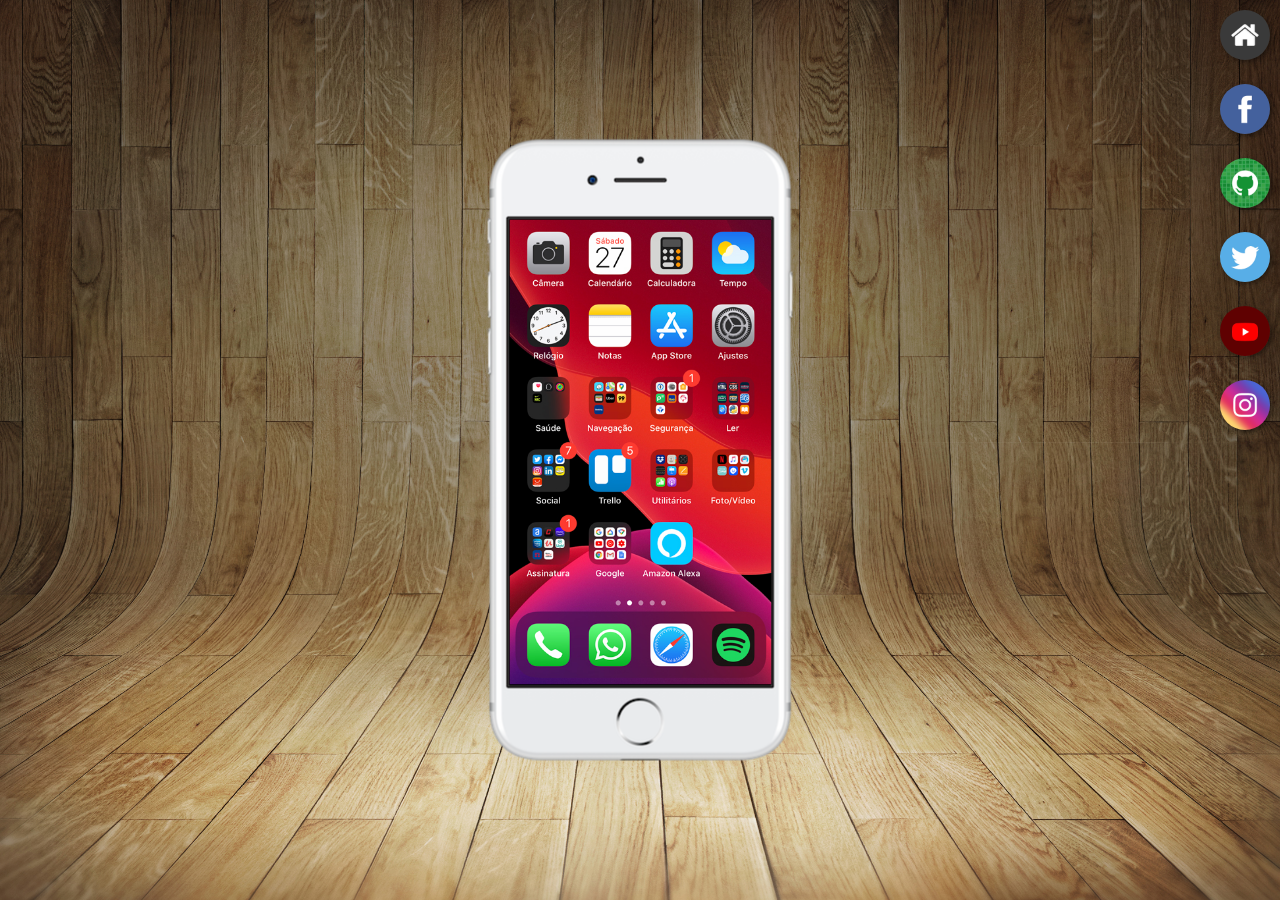
<file: index.html>
<!DOCTYPE html>
<html lang="pt-br">
<head>
    <meta charset="UTF-8">
    <meta http-equiv="X-UA-Compatible" content="IE=edge">
    <meta name="viewport" content="width=device-width, initial-scale=1.0">
    <link rel="shortcut icon" href="favicon.ico" type="image/x-icon">
    <link rel="stylesheet" href="estilos/style.css">
    <title>Projetos Redes Sociais</title>
</head>
<body>
    <main>
        <section id="smartphone">
            <iframe src="home.html" name="tela" id="tela" frameborder="0">
                Seu navegador não é compatível com isso.
            </iframe>
        </section>
        <section id="socialmedia">
            <a href="home.html" target="tela"><img src="imagens/logo-home.jpg" alt="home"></a><br>
            <a href="facebook.html" target="tela"><img src="imagens/logo-facebook.jpg" alt="facebook"></a><br>
            <a href="github.html" target="tela"><img src="imagens/logo-github.jpg" alt="github"></a><br>
            <a href="twitter.html" target="tela"><img src="imagens/logo-twitter.jpg" alt="twitter"></a><br>
            <a href="youtube.html" target="tela"><img src="imagens/logo-youtube.jpg" alt="youtube"></a><br>
            <a href="instagram.html" target="tela"><img src="imagens/logo-instagram.jpg" alt="instagram"></a><br>
        </section>
    </main>
</body>
</html>
</file>
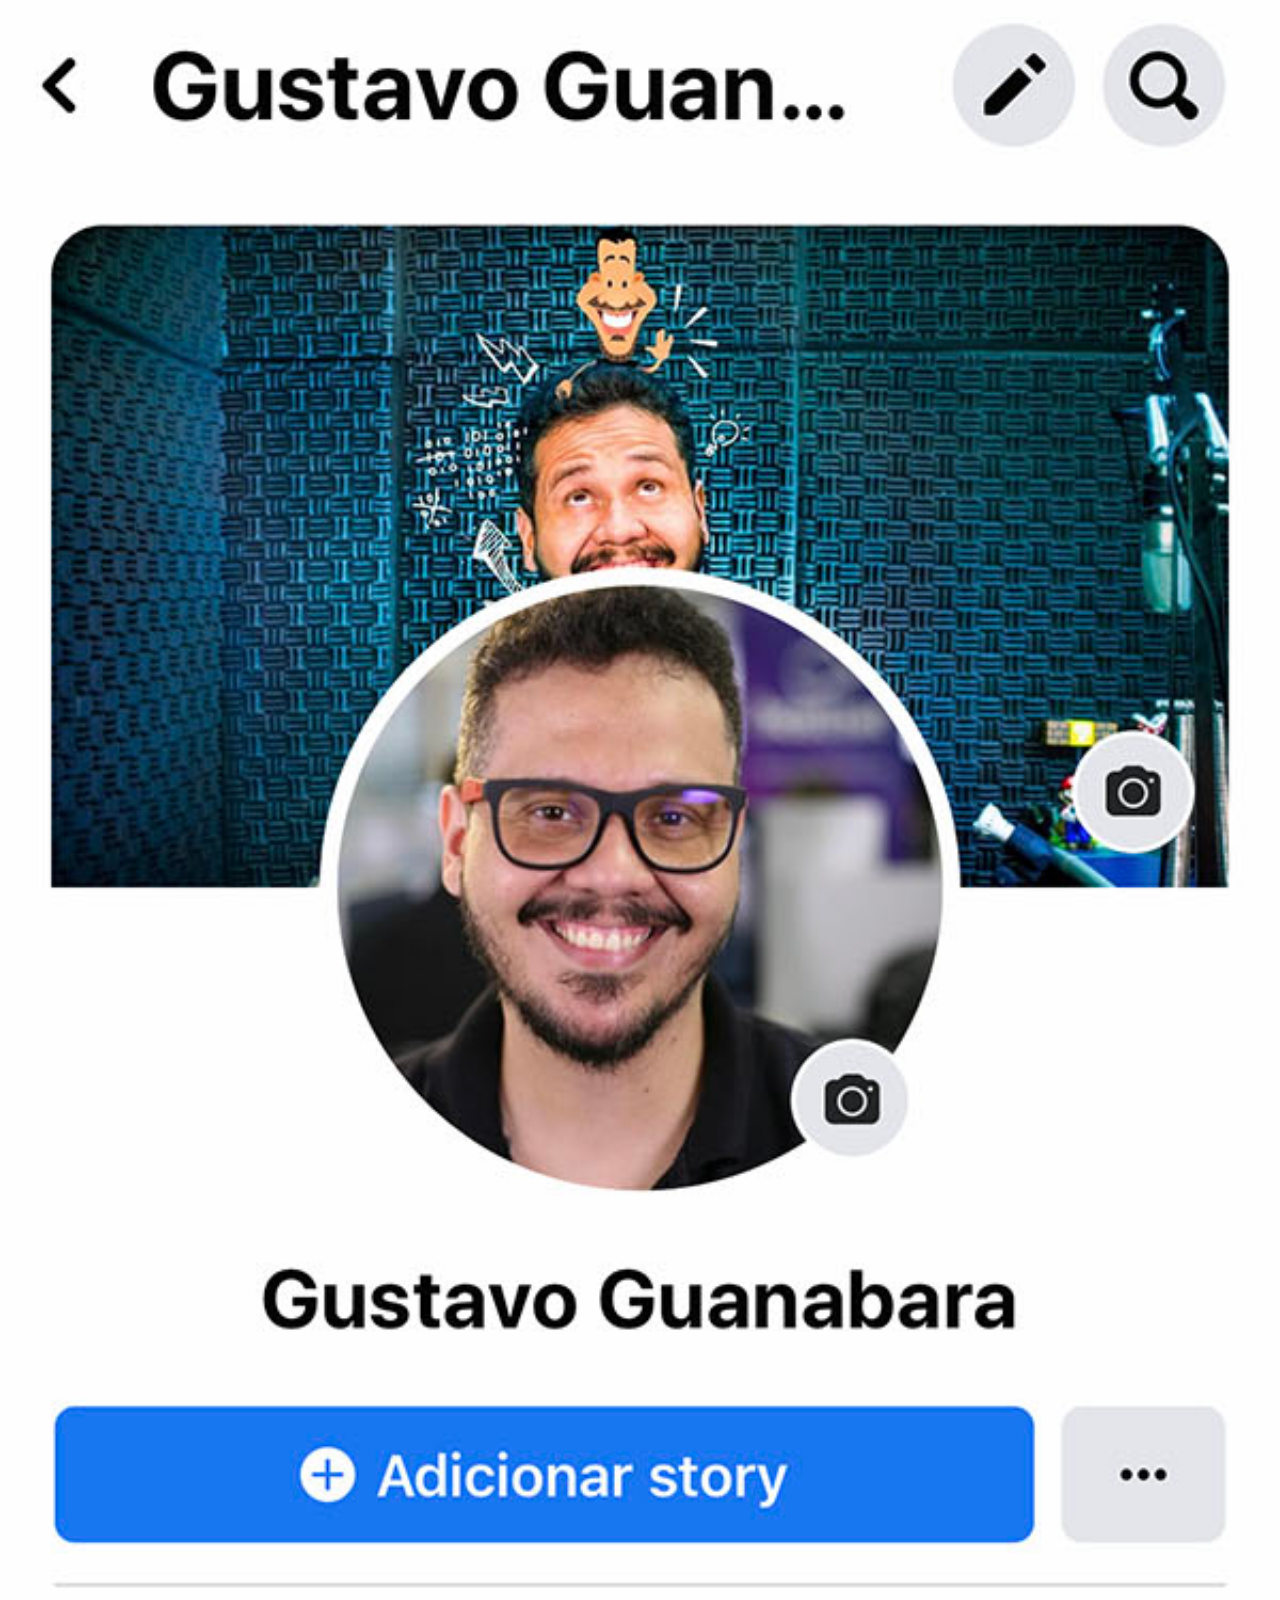
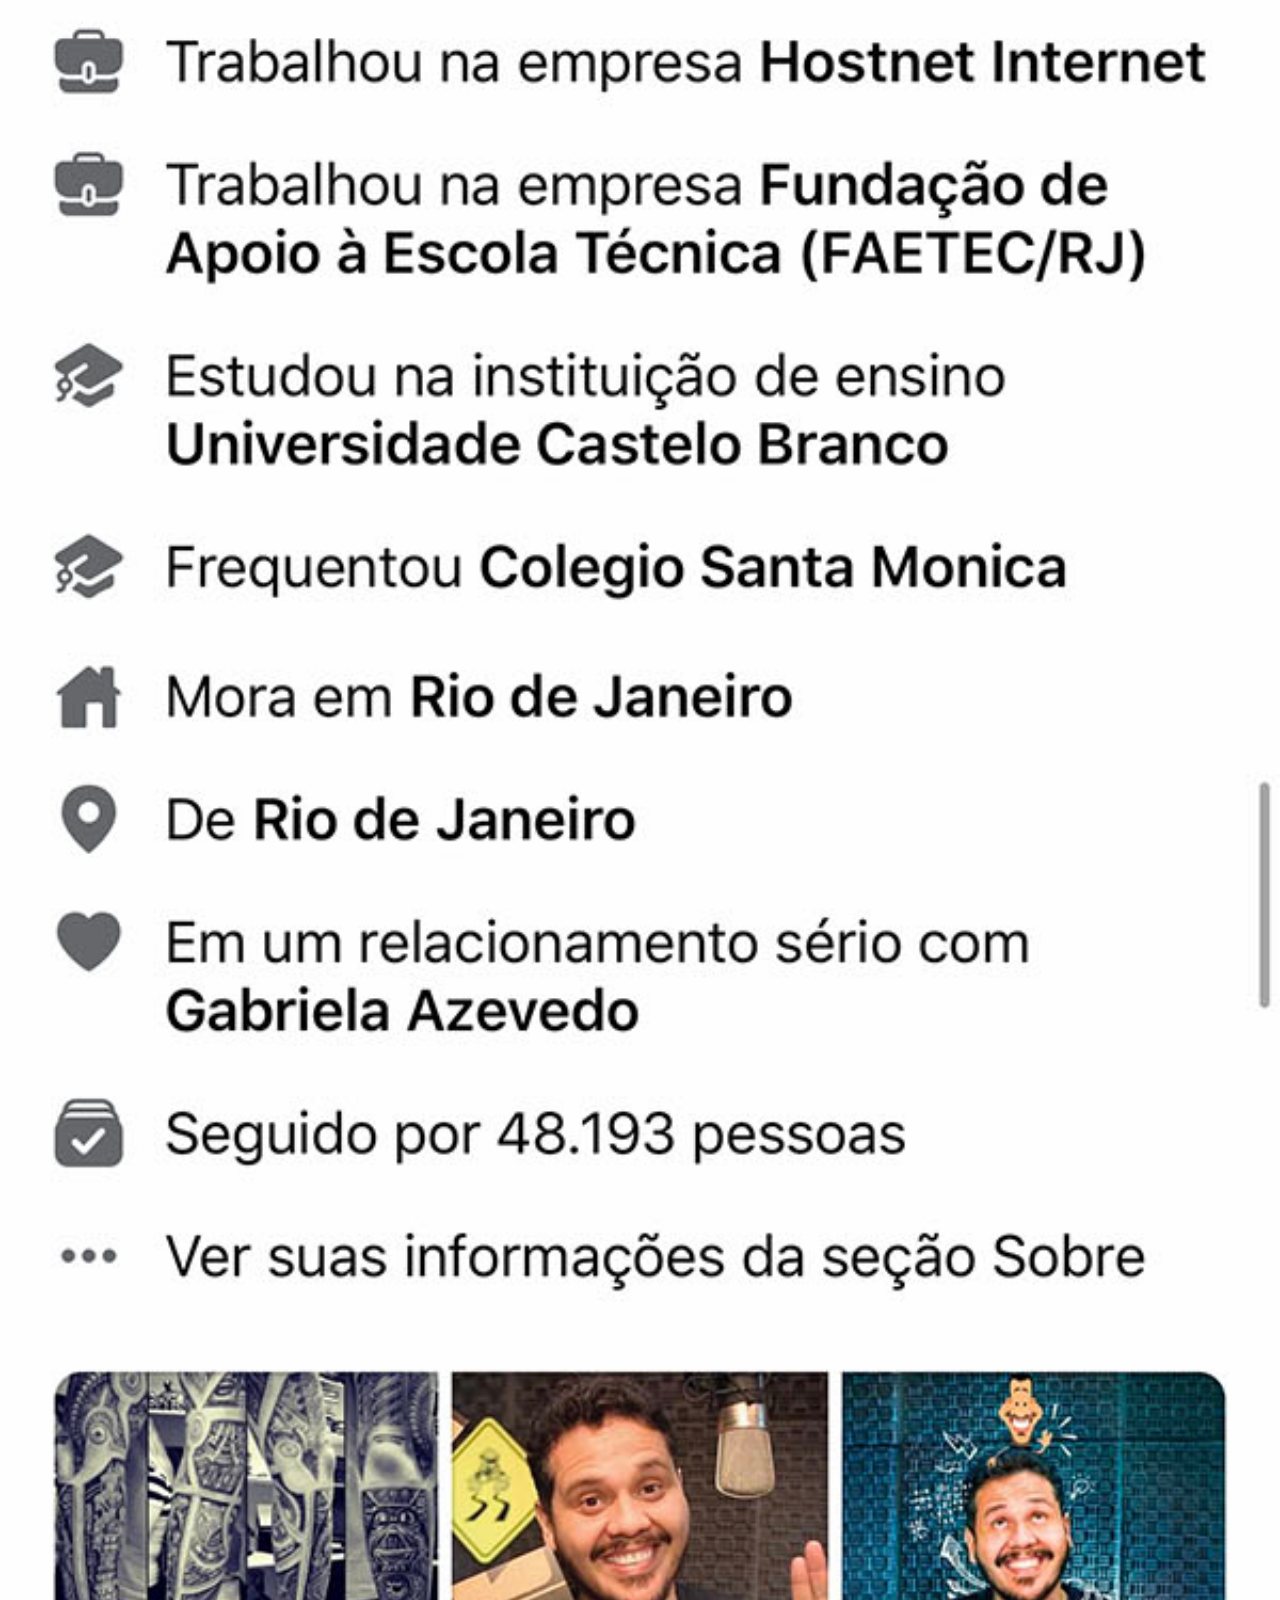
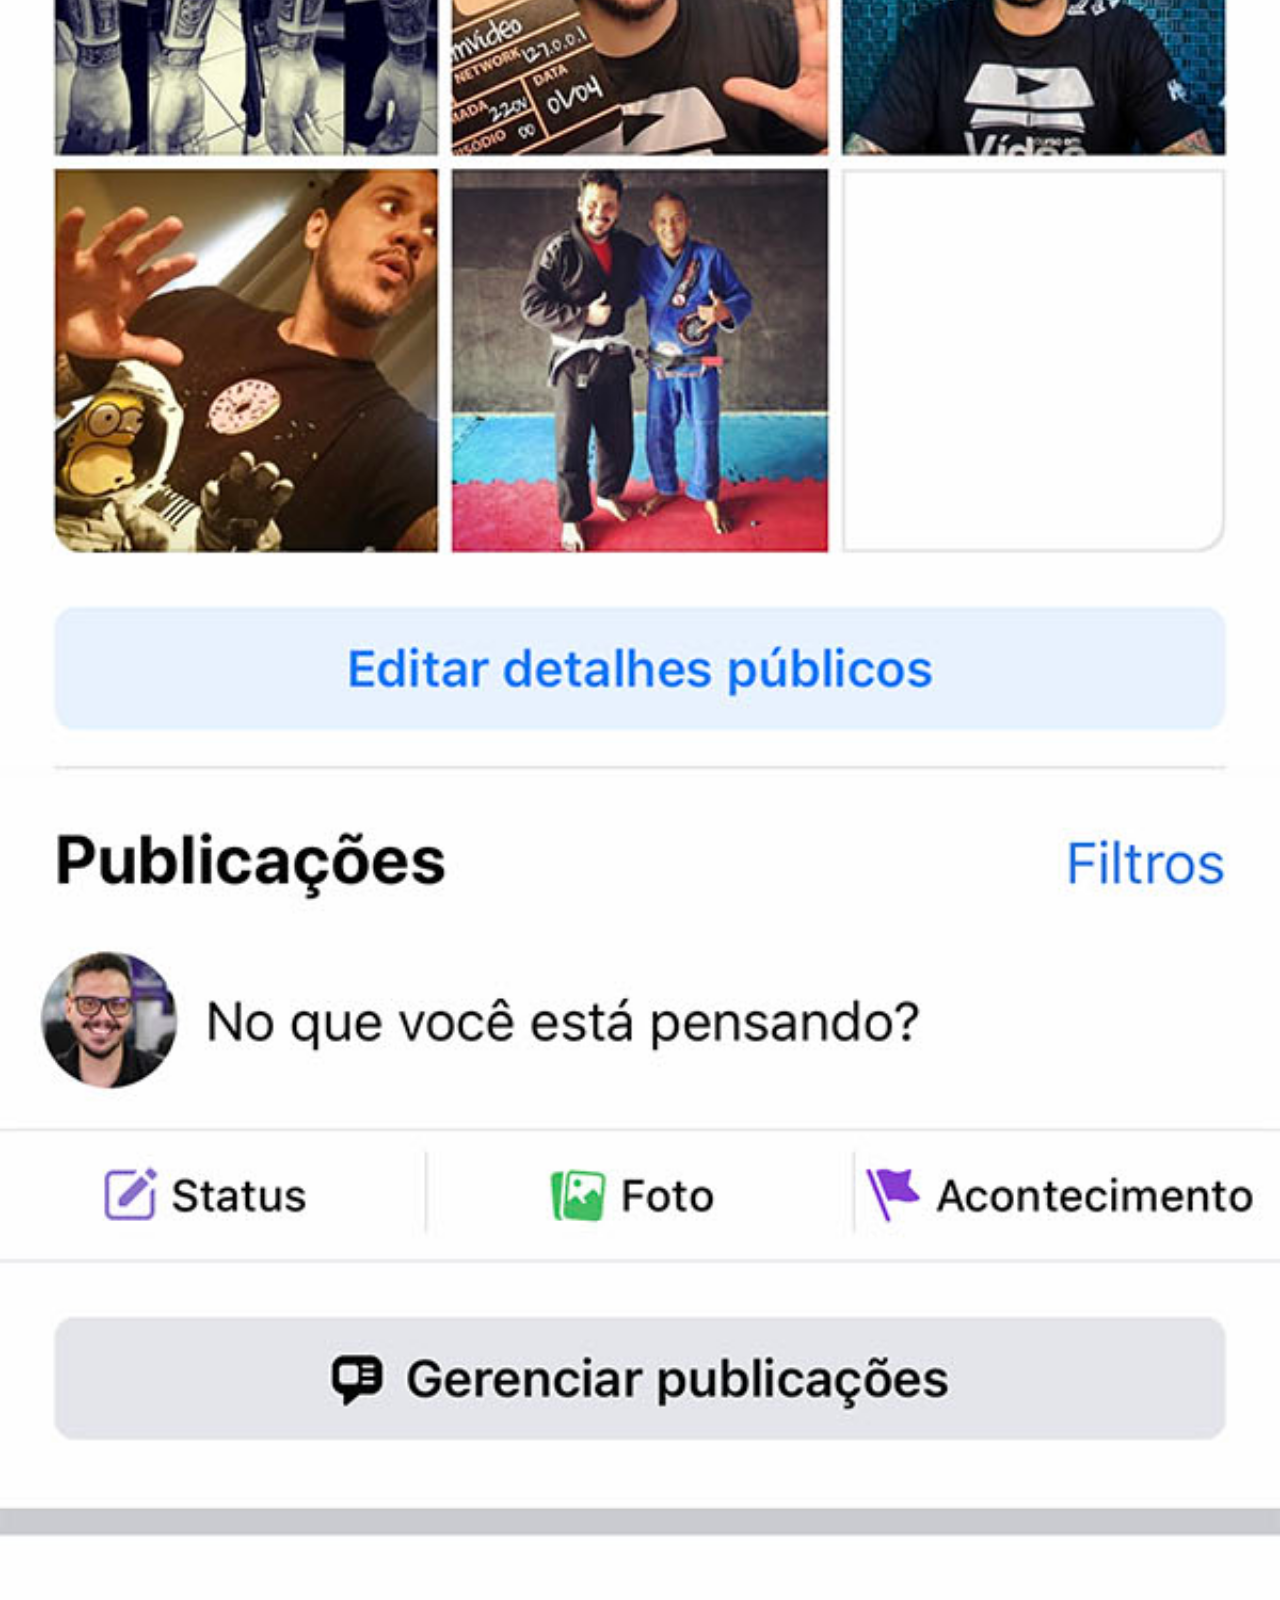
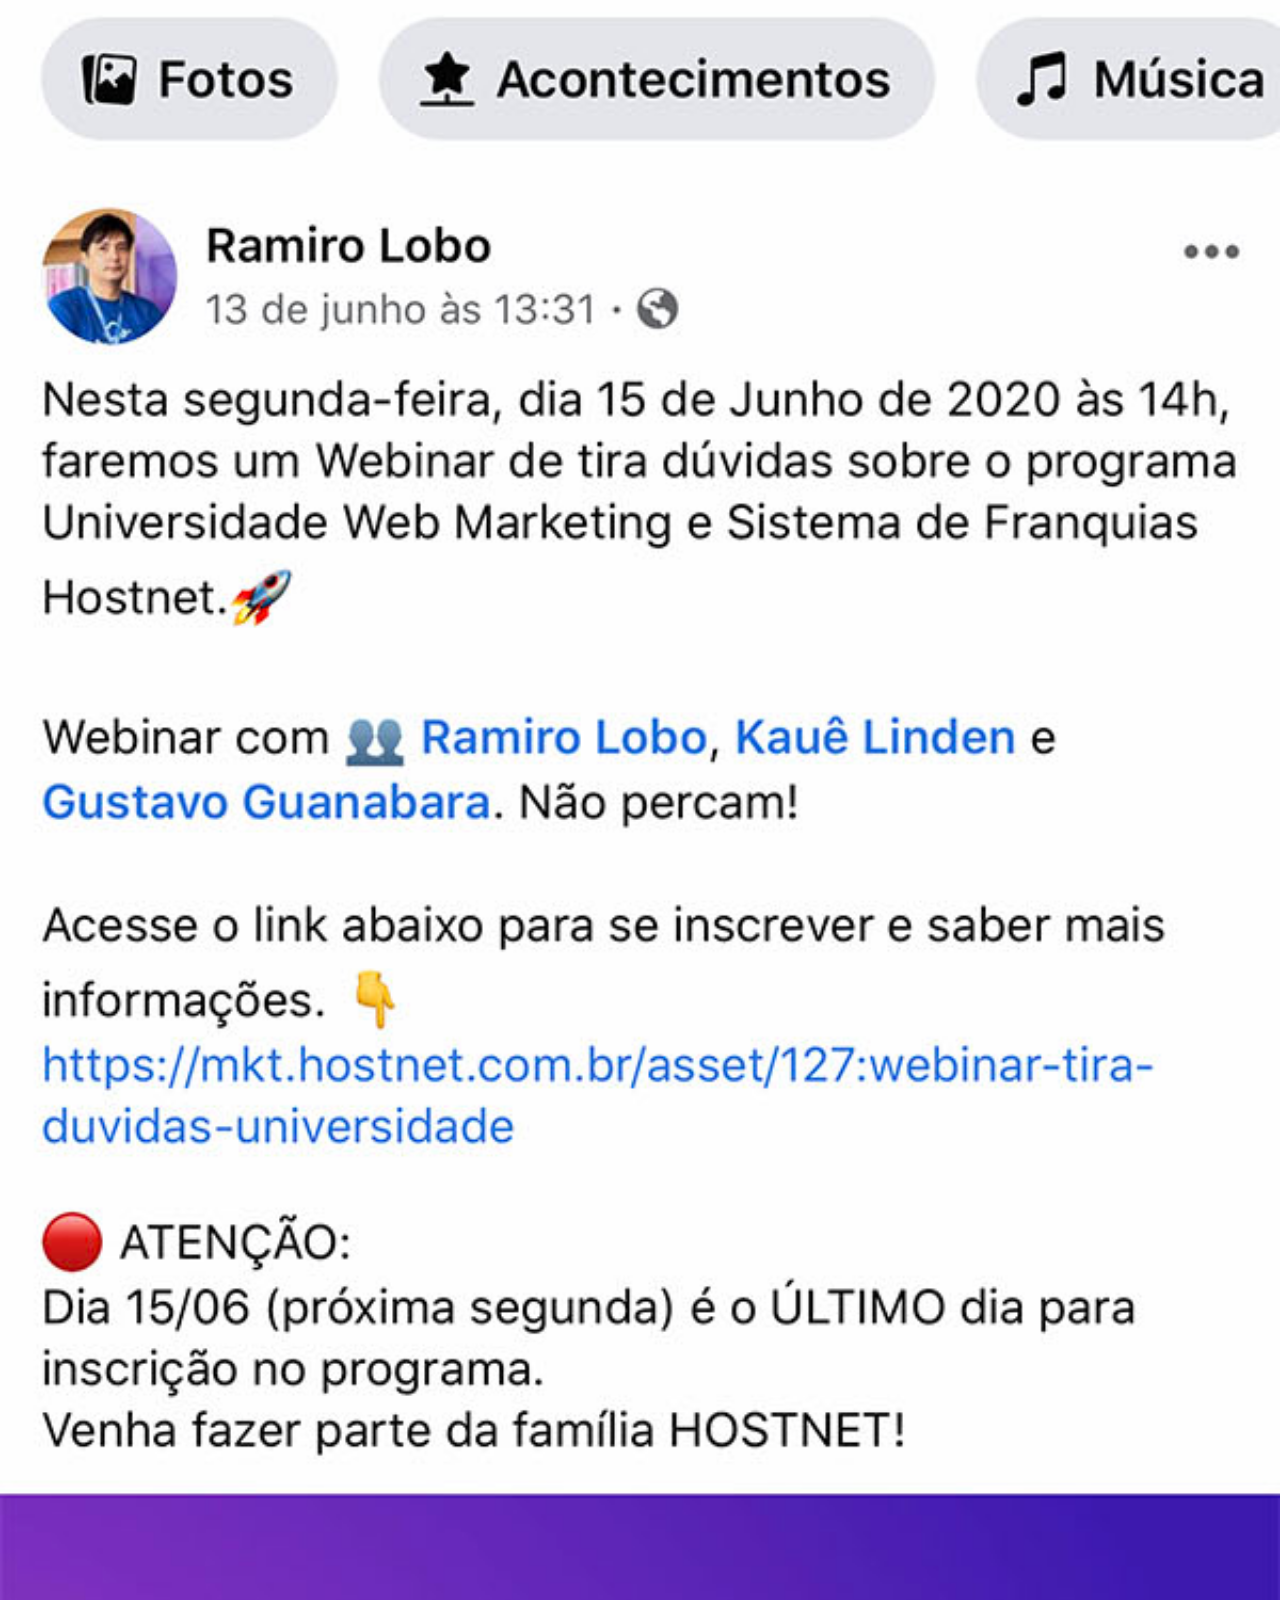
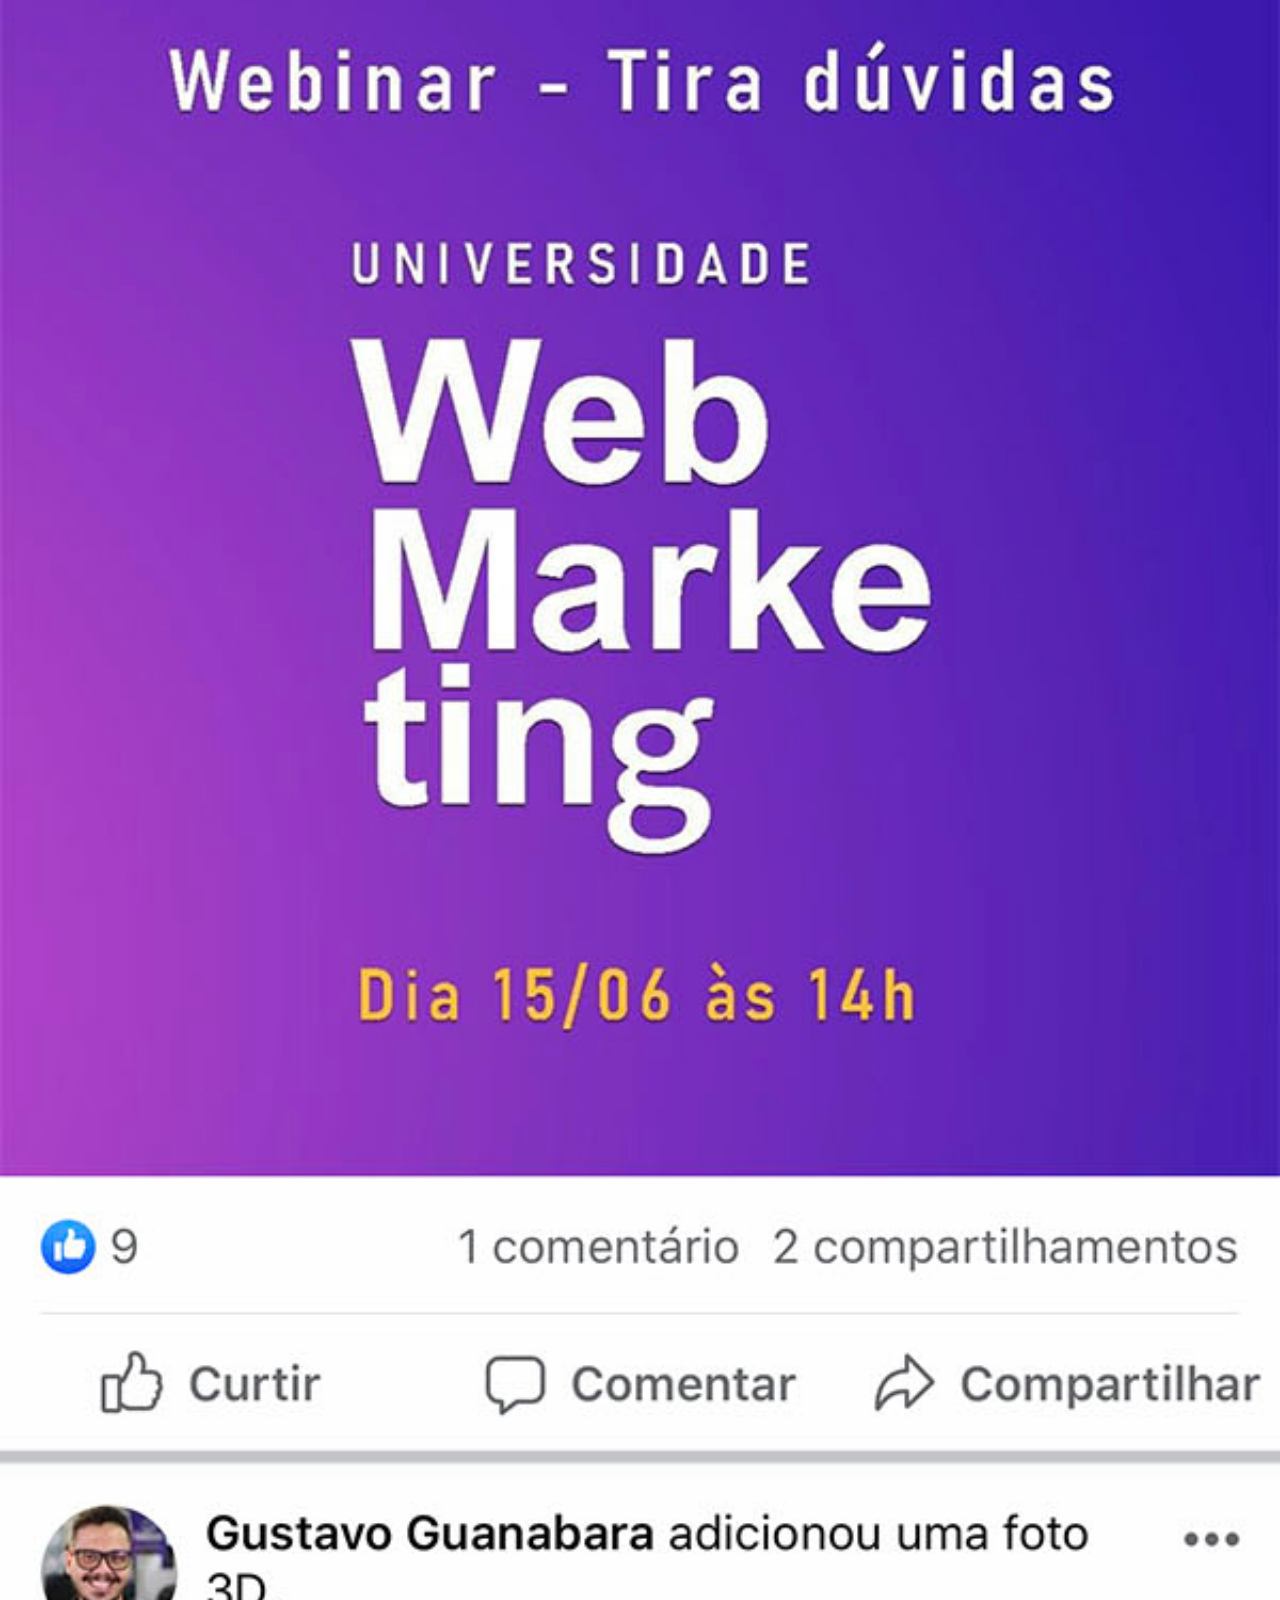
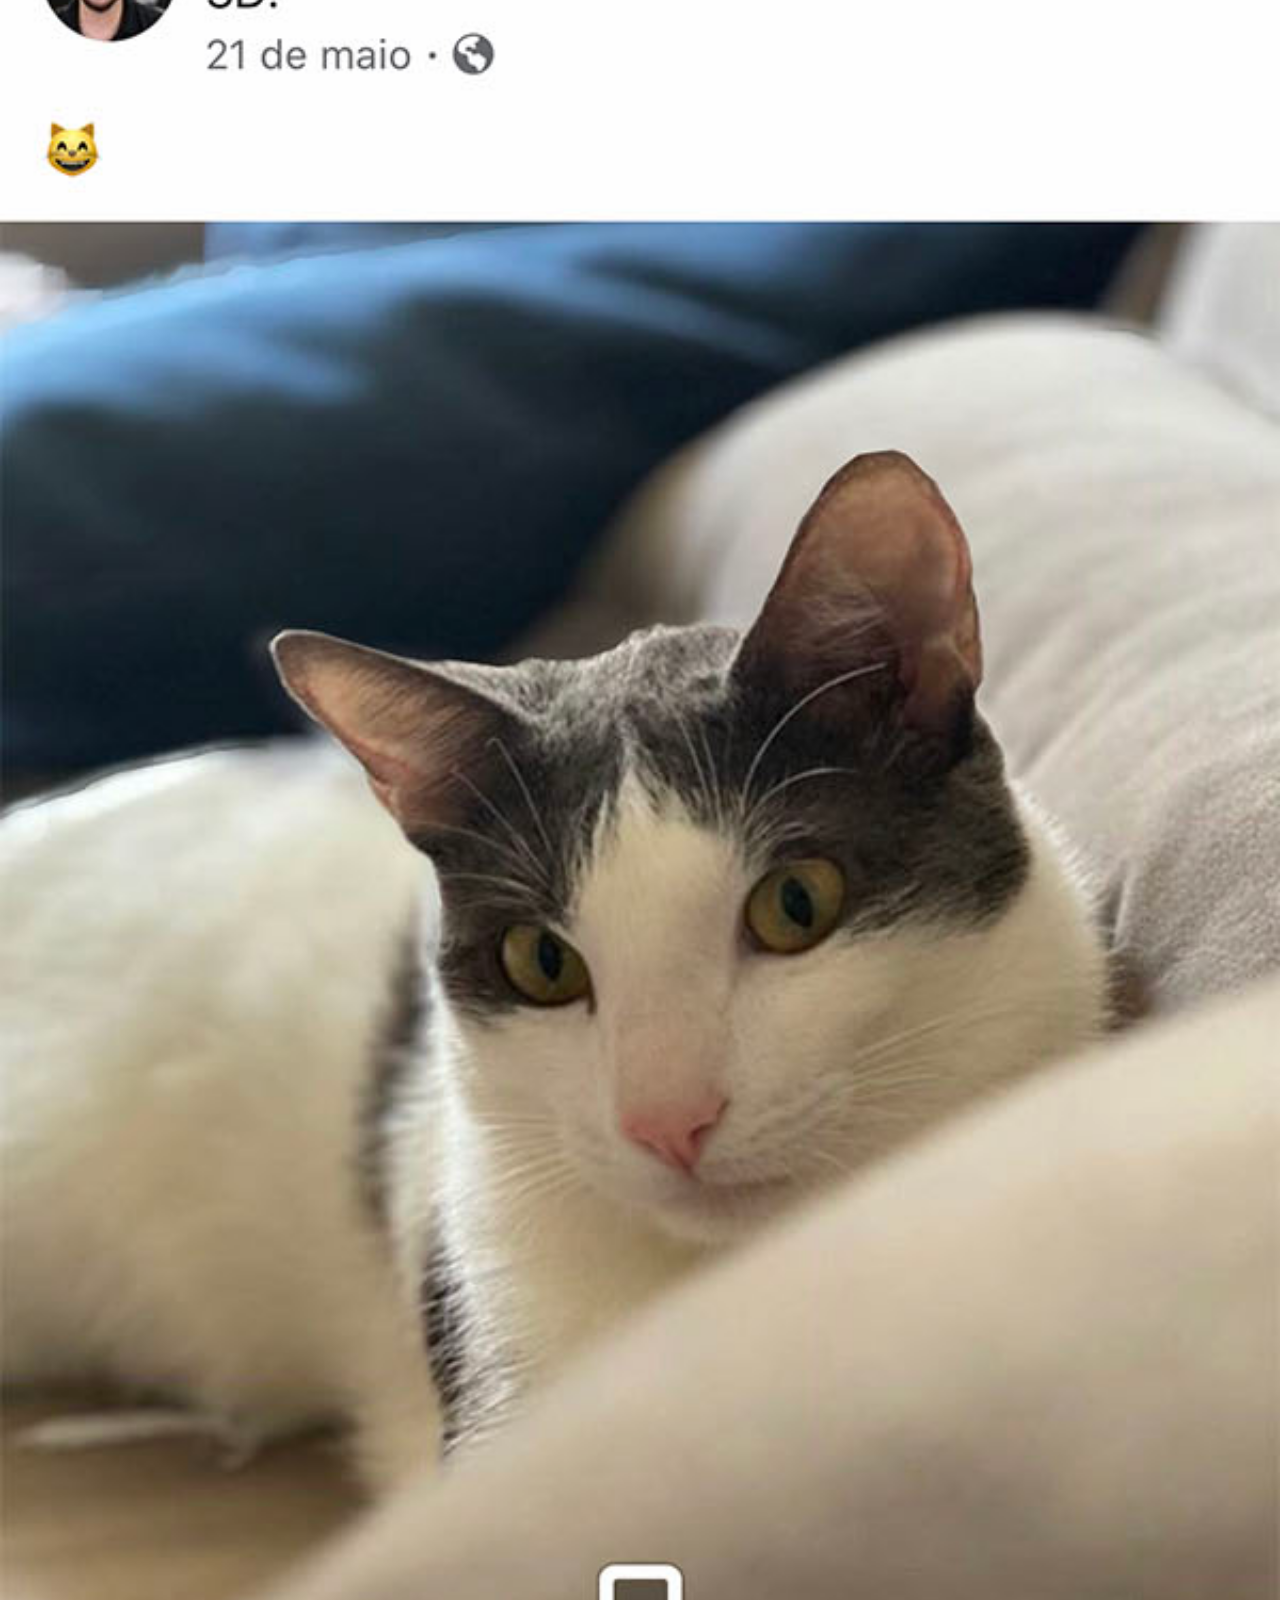
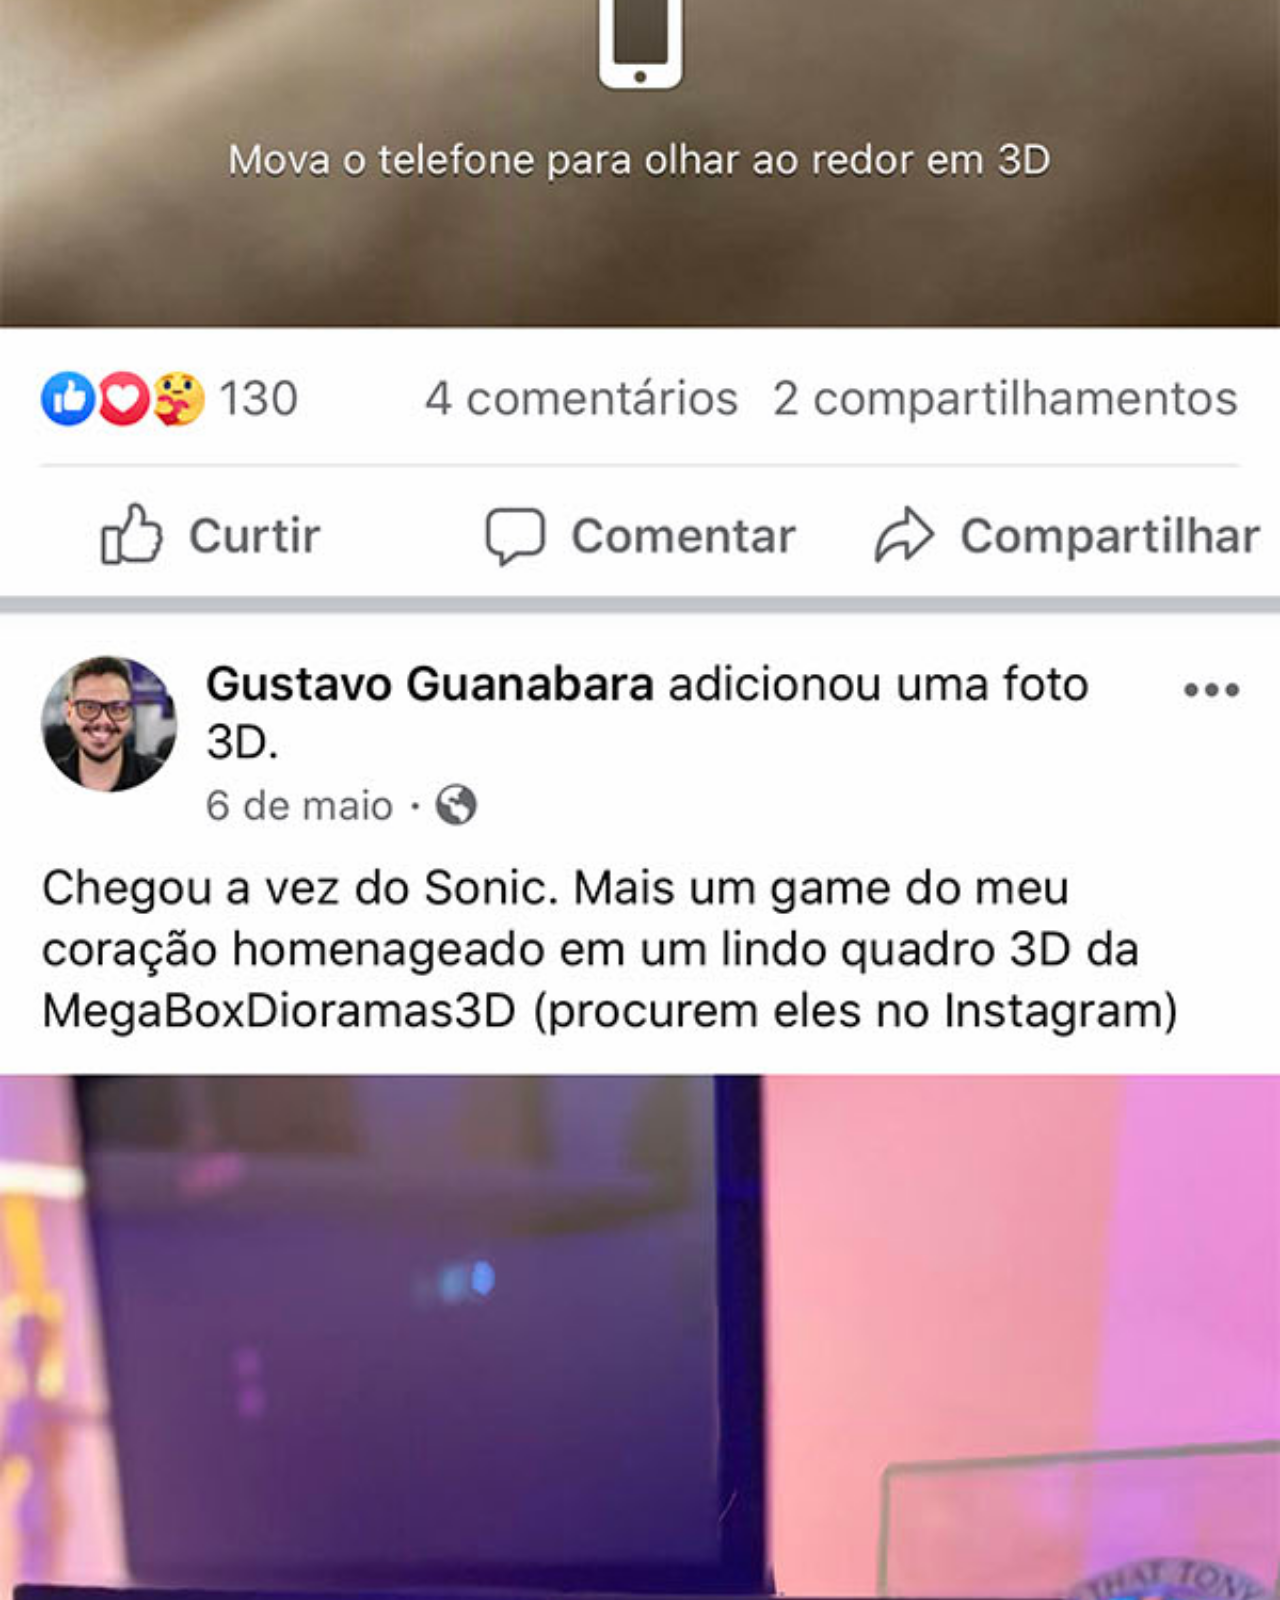
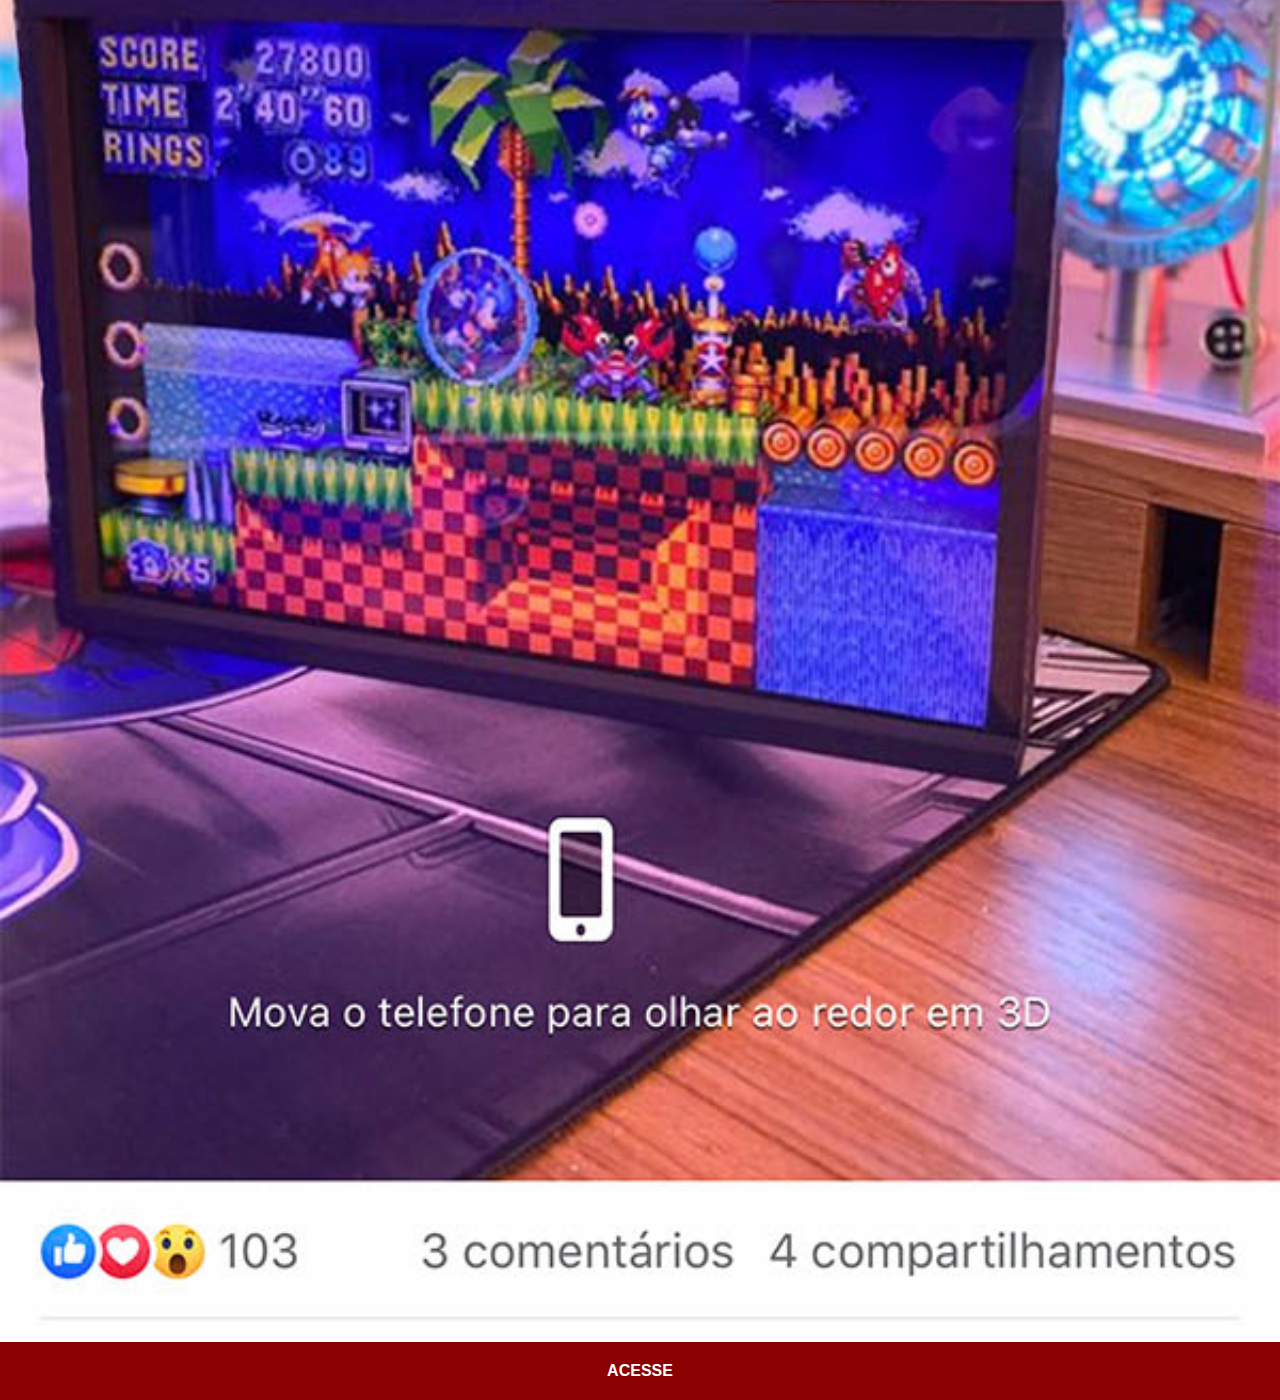
<file: facebook.html>
<!DOCTYPE html>
<html lang="pt-br">
<head>
    <meta charset="UTF-8">
    <meta http-equiv="X-UA-Compatible" content="IE=edge">
    <meta name="viewport" content="width=device-width, initial-scale=1.0">
    <title>Facebook</title>
    <link rel="stylesheet" href="estilos/social.css">
</head>
<body>
    <img src="imagens/tela-facebook.jpg" alt="Facebook">
    <a href="https://www.facebook.com/" target="_blank">ACESSE</a>
</body>
</html>
</file>
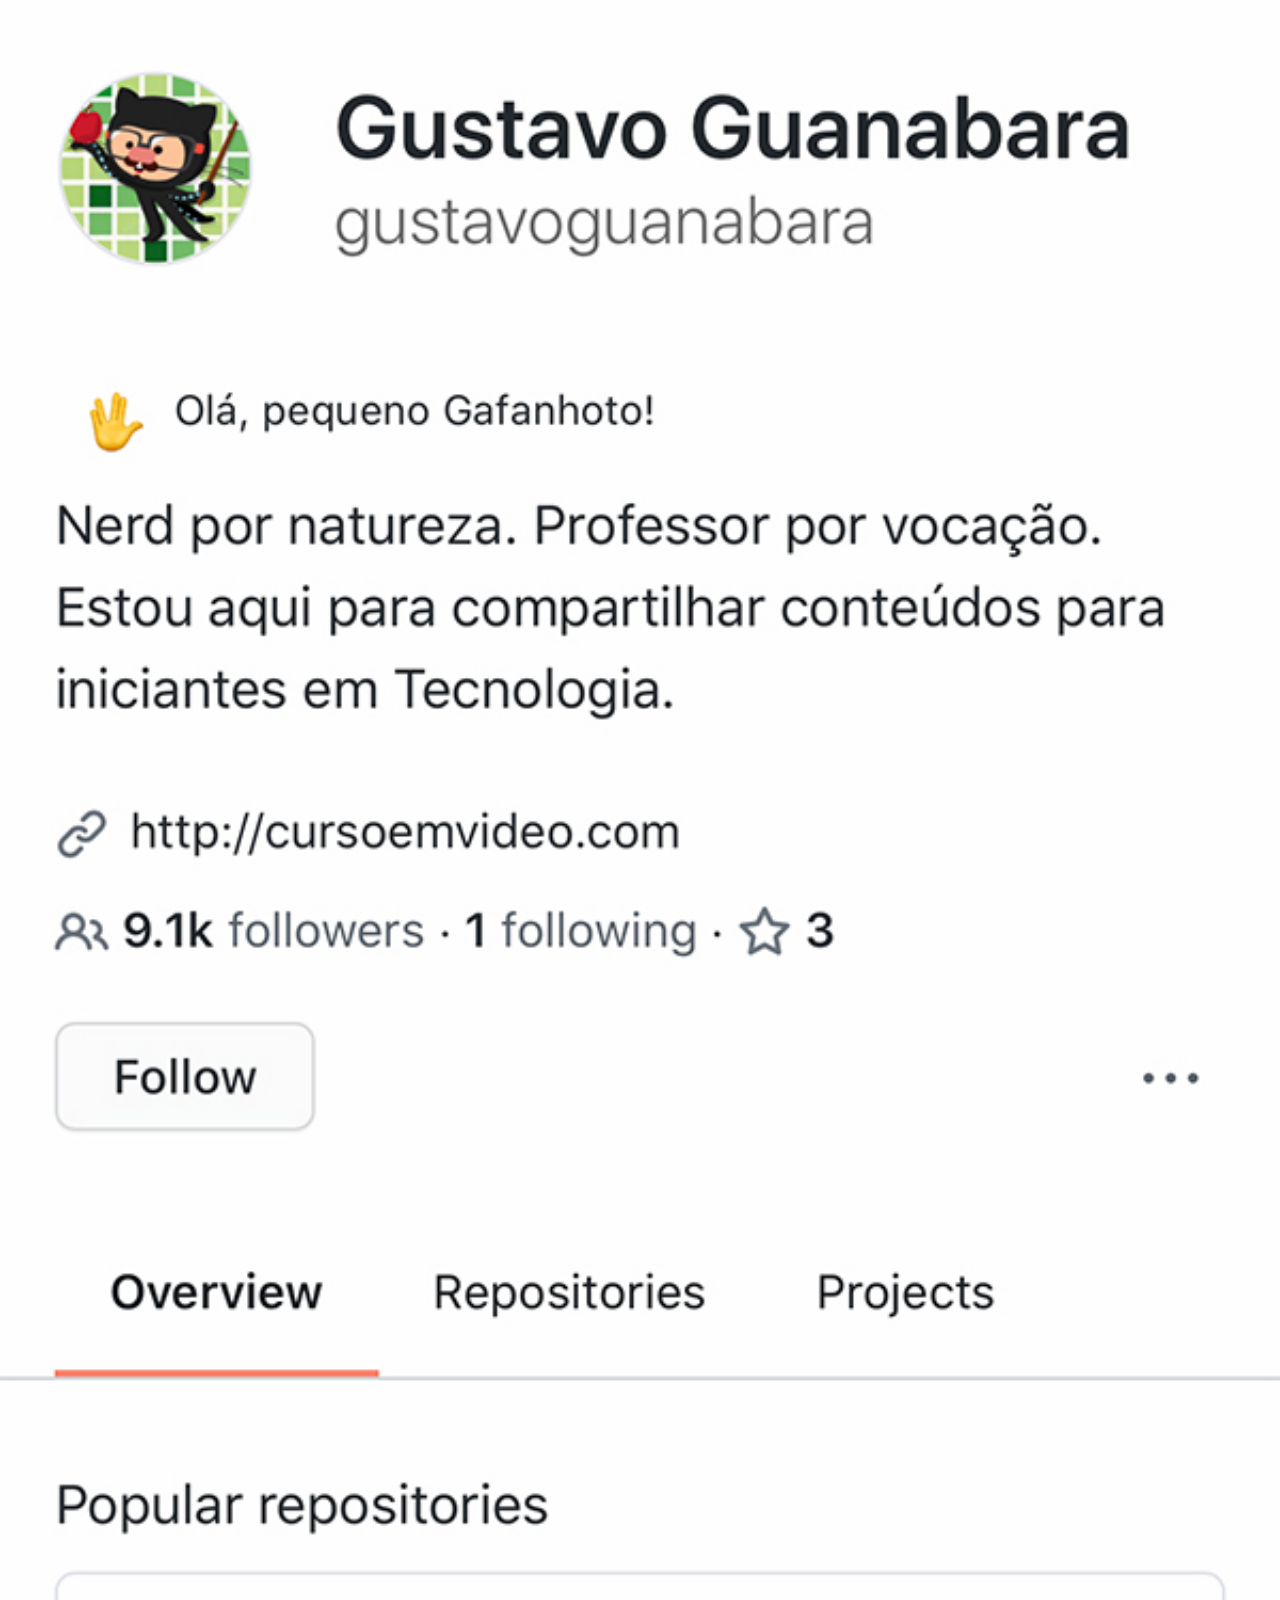
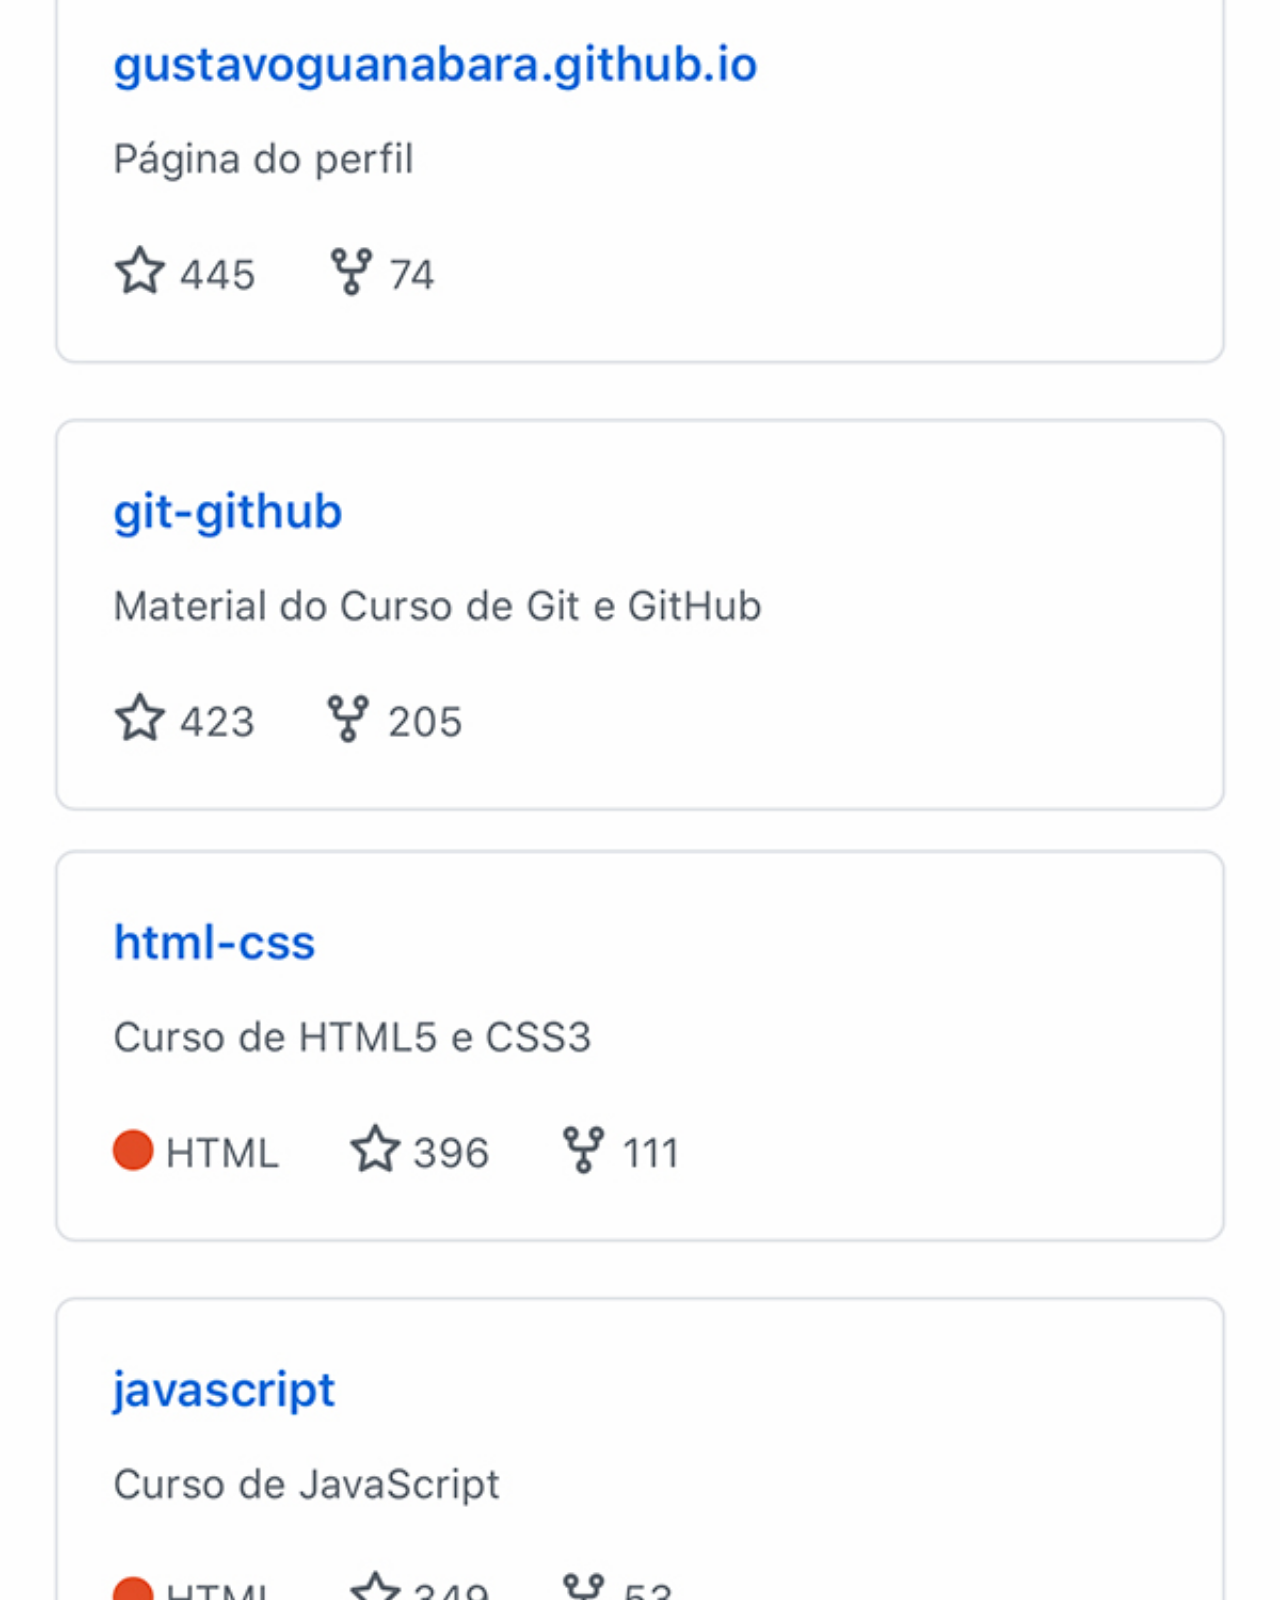
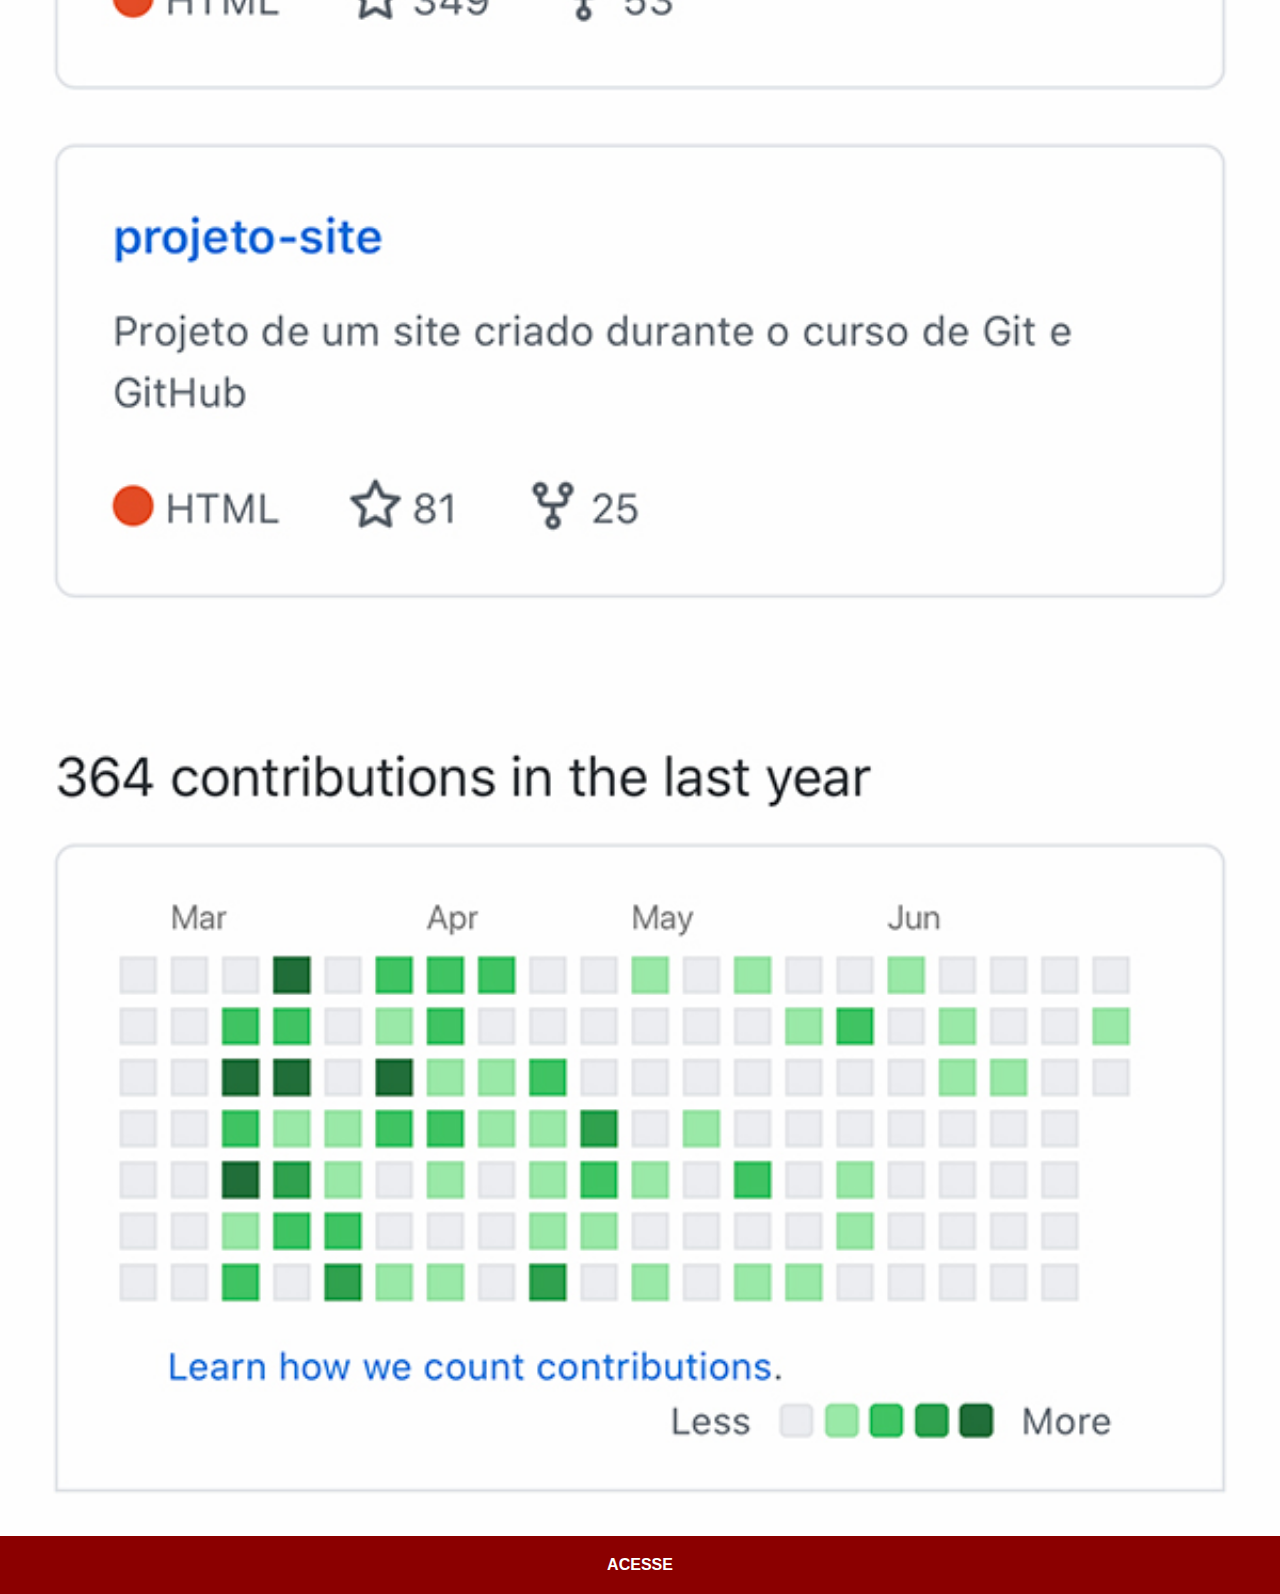
<file: github.html>
<!DOCTYPE html>
<html lang="pt-br">
<head>
    <meta charset="UTF-8">
    <meta http-equiv="X-UA-Compatible" content="IE=edge">
    <meta name="viewport" content="width=device-width, initial-scale=1.0">
    <title>GitHub</title>
    <link rel="stylesheet" href="estilos/social.css">
</head>
<body>
    <img src="imagens/tela-github.jpg" alt="GitHub">
    <a href="https://github.com/" target="_blank">ACESSE</a>
</body>
</html>
</file>
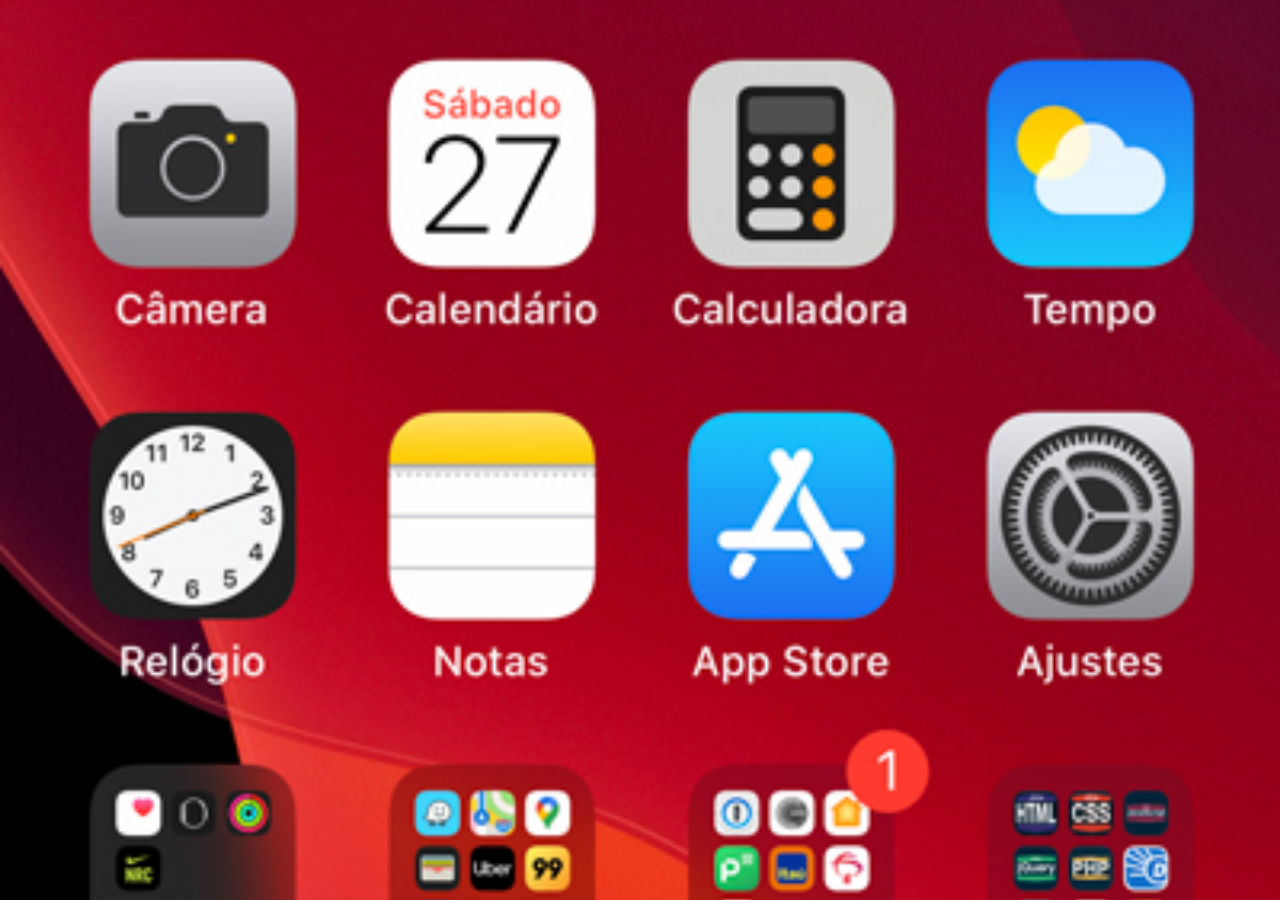
<file: home.html>
<!DOCTYPE html>
<html lang="pt-br">
<head>
    <meta charset="UTF-8">
    <meta http-equiv="X-UA-Compatible" content="IE=edge">
    <meta name="viewport" content="width=device-width, initial-scale=1.0">
    <title>Home</title>
    <style>
        * {
            margin: 0px;
            padding: 0px;
        }

        body {
            width: 100vw;
            height: 100vh;
            background: black url(imagens/tela-home.jpg) no-repeat top center;
            background-size: cover;
        }
    </style>
</head>
<body>
    
</body>
</html>
</file>
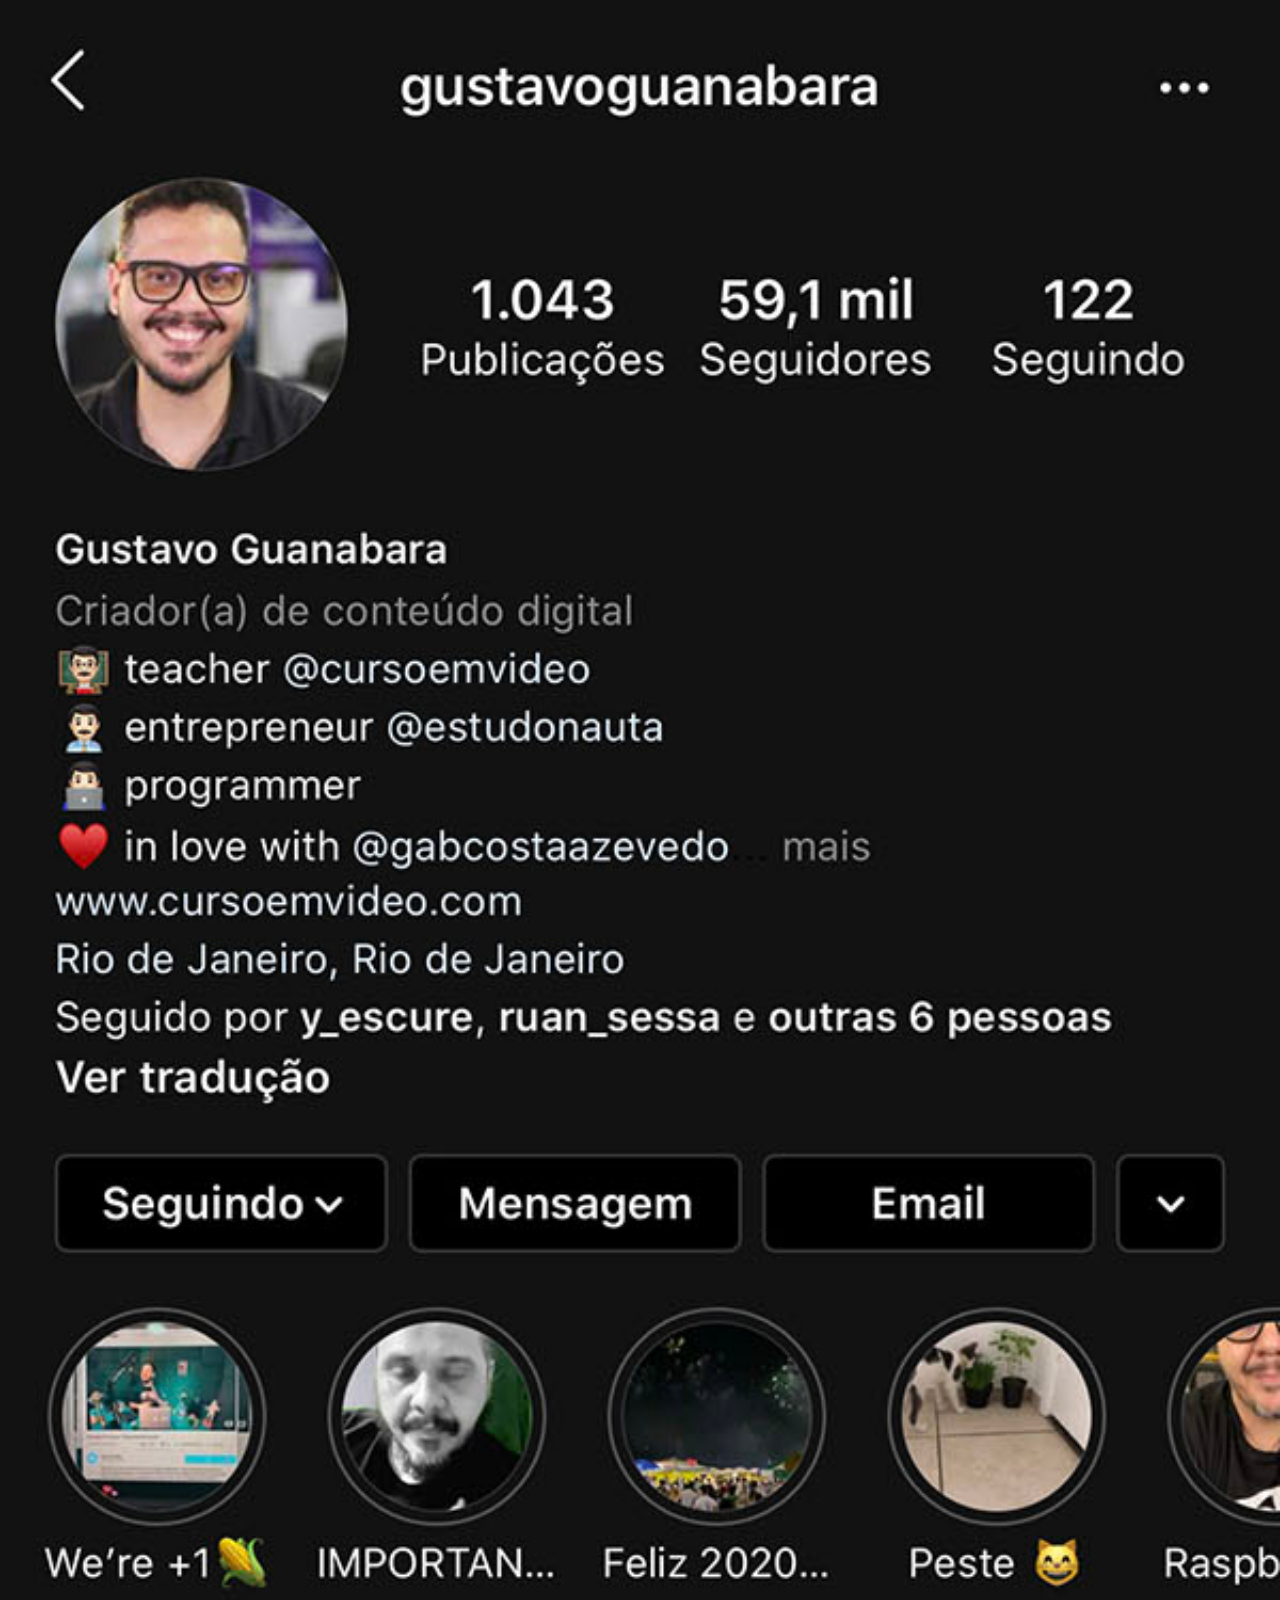
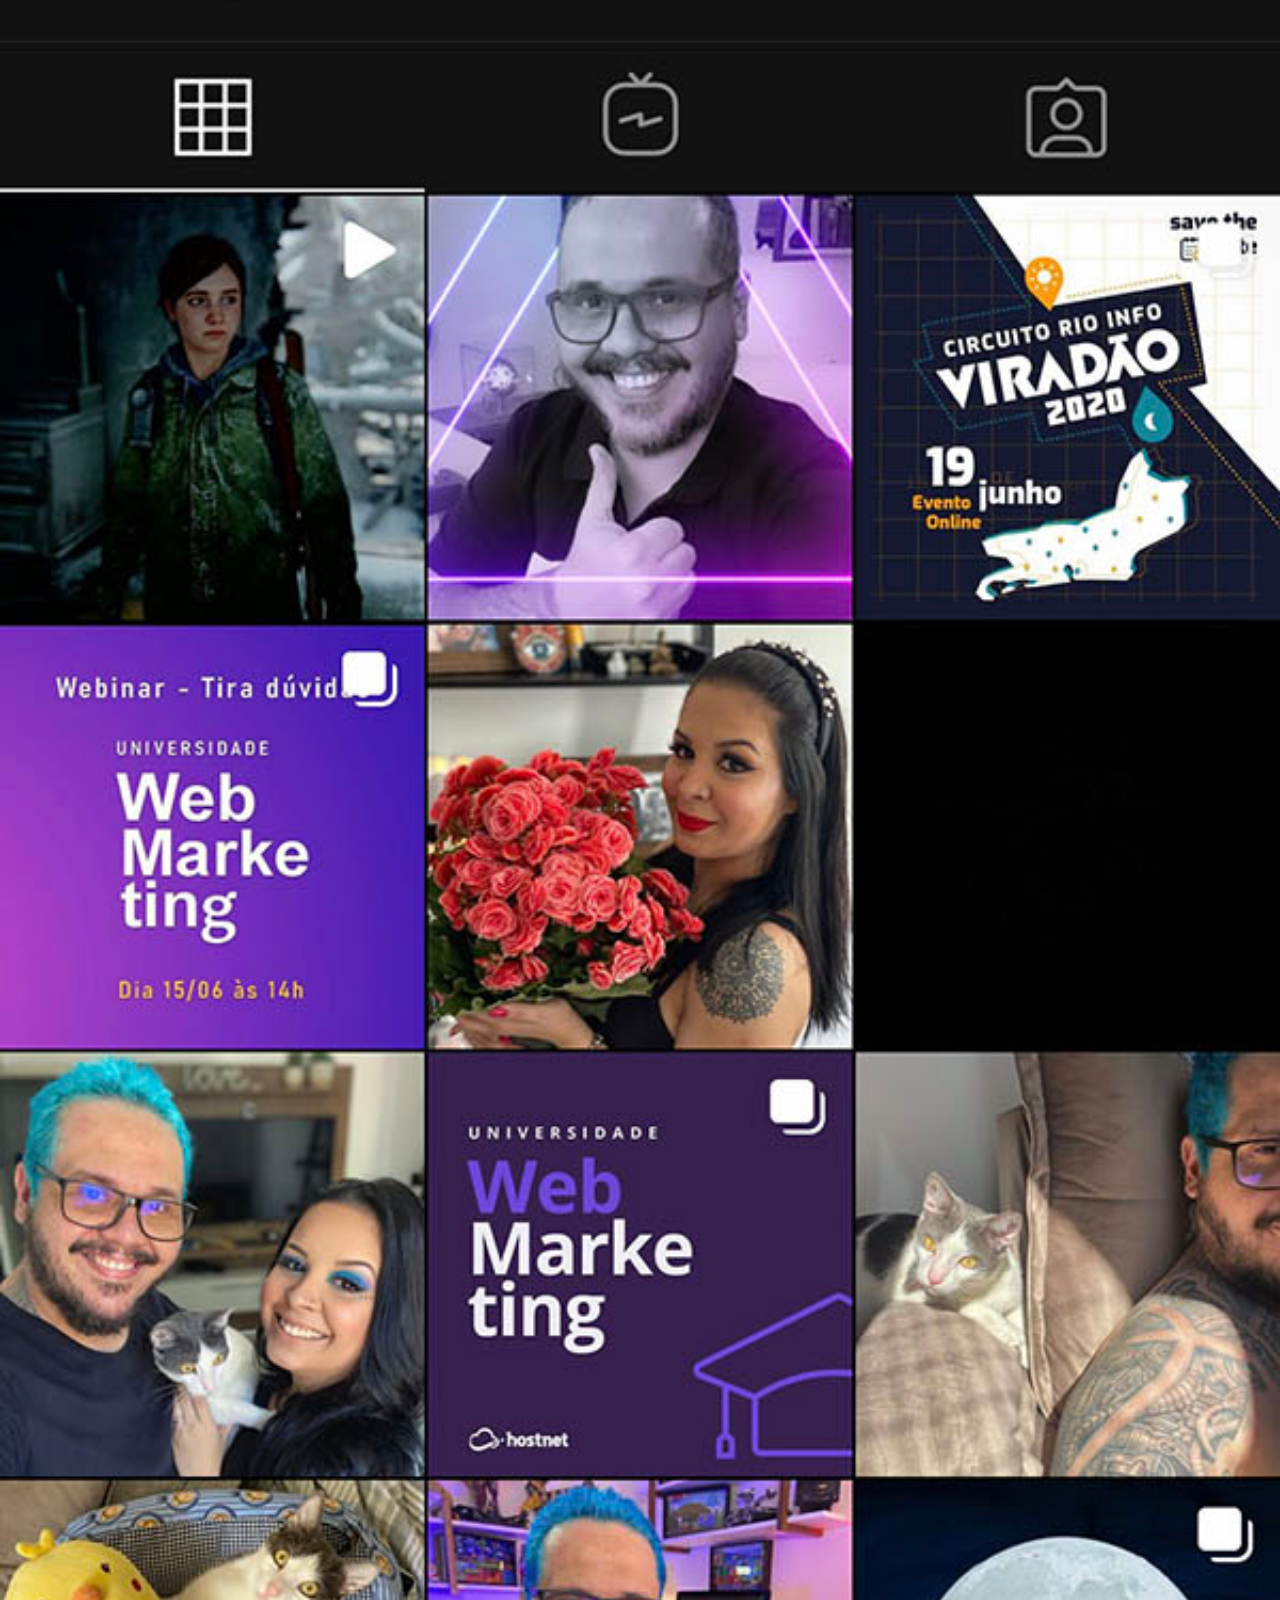
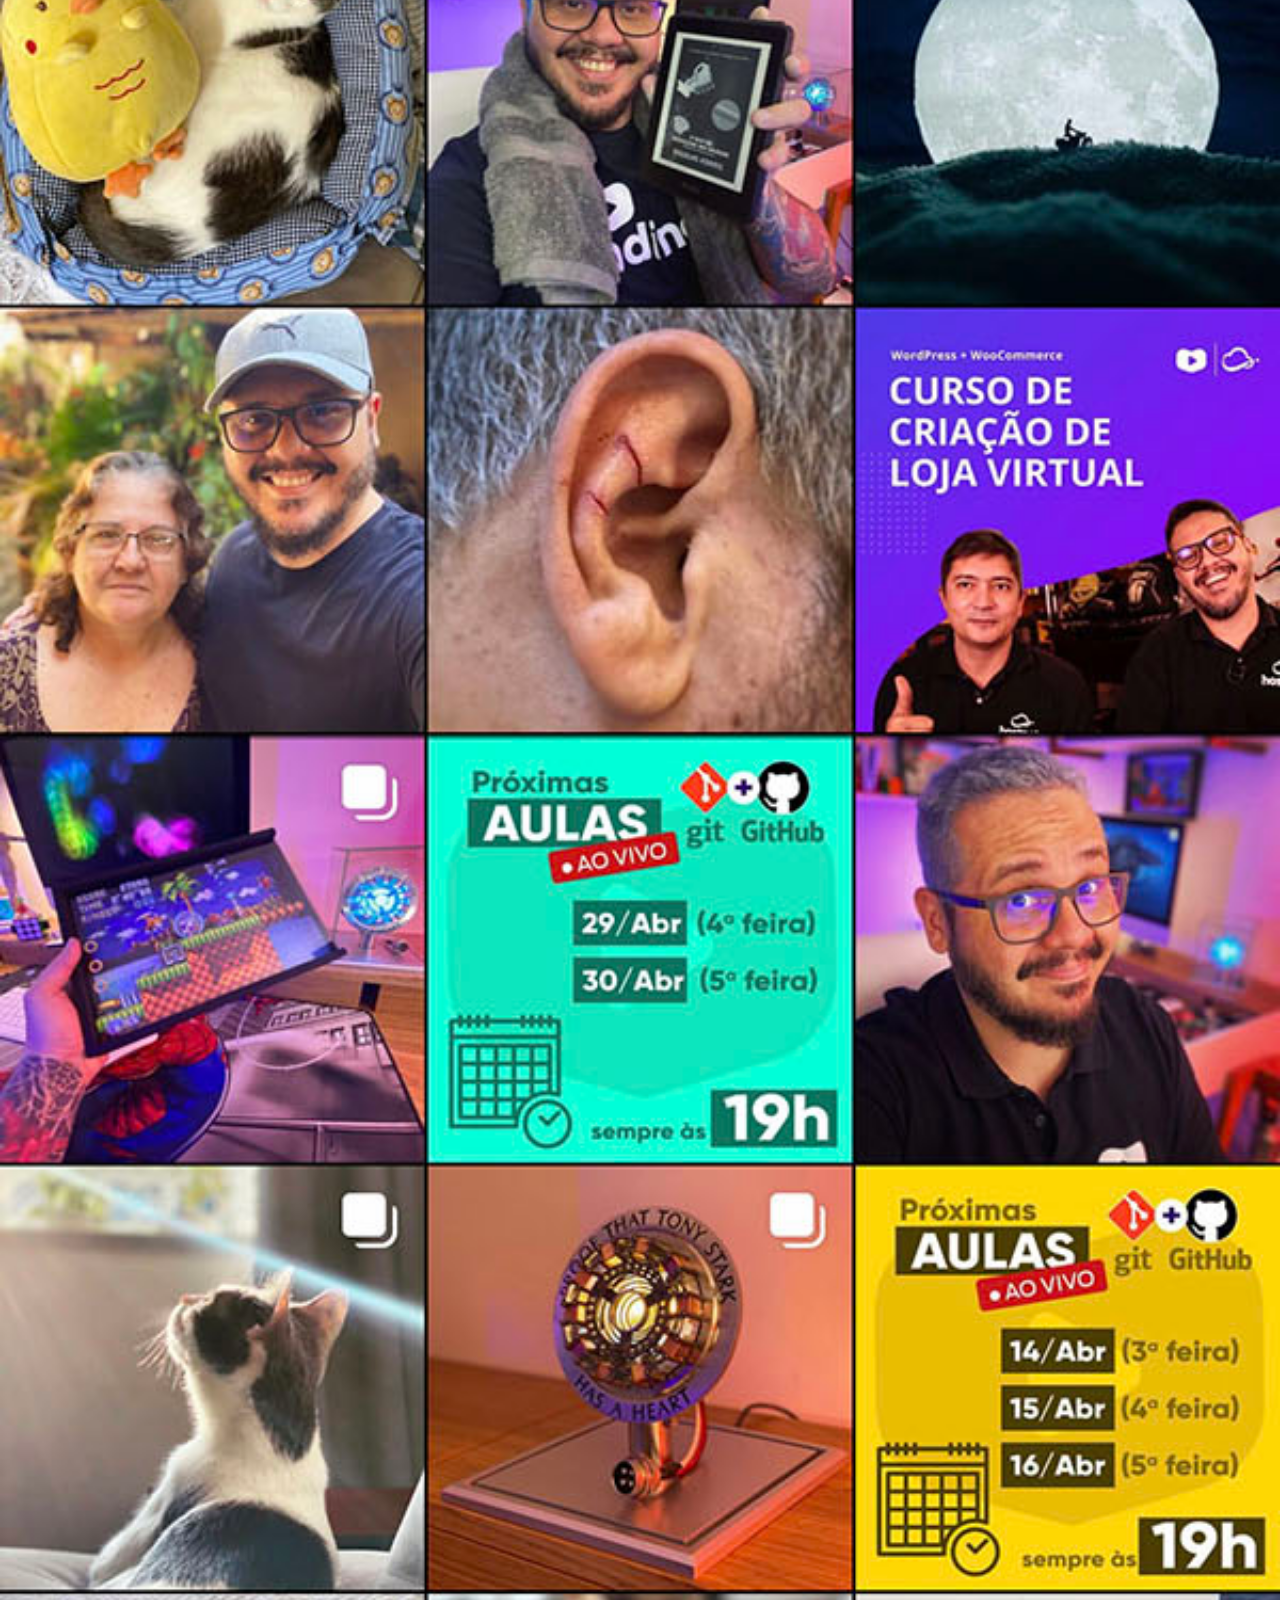
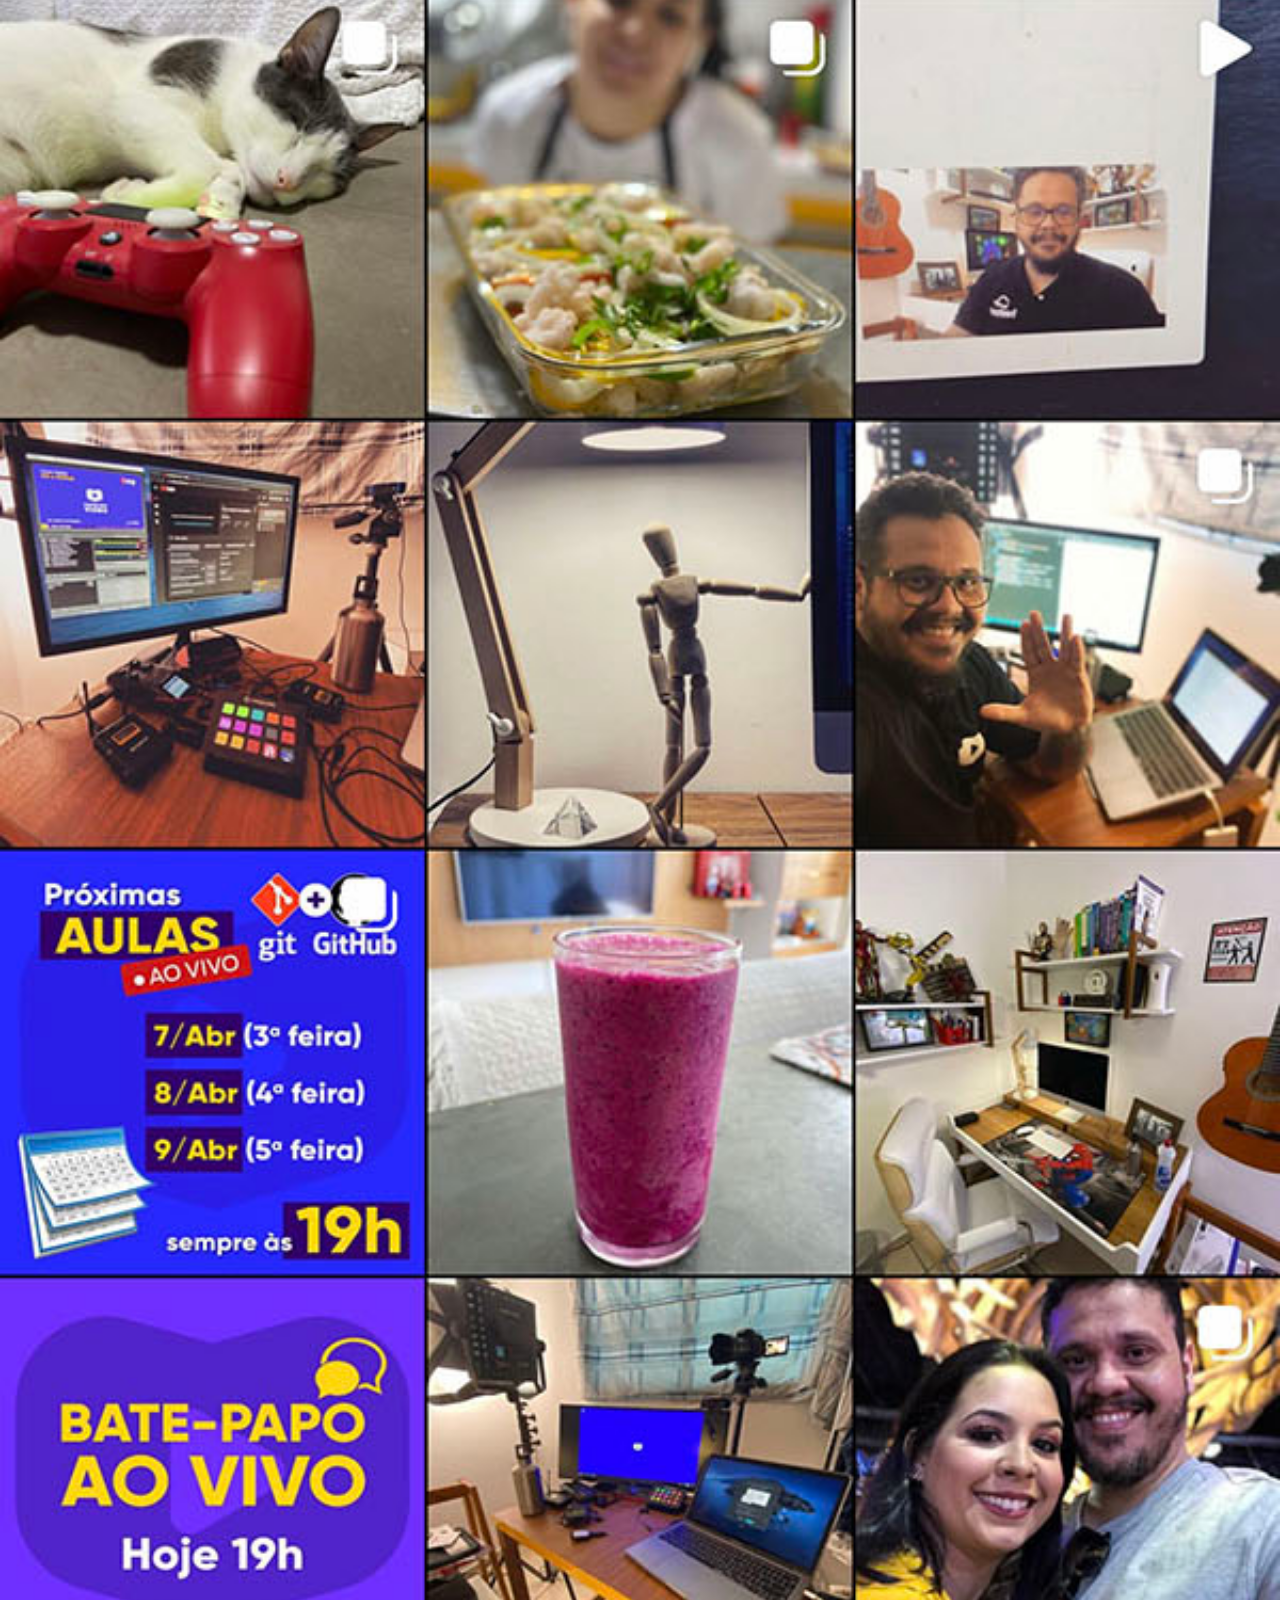
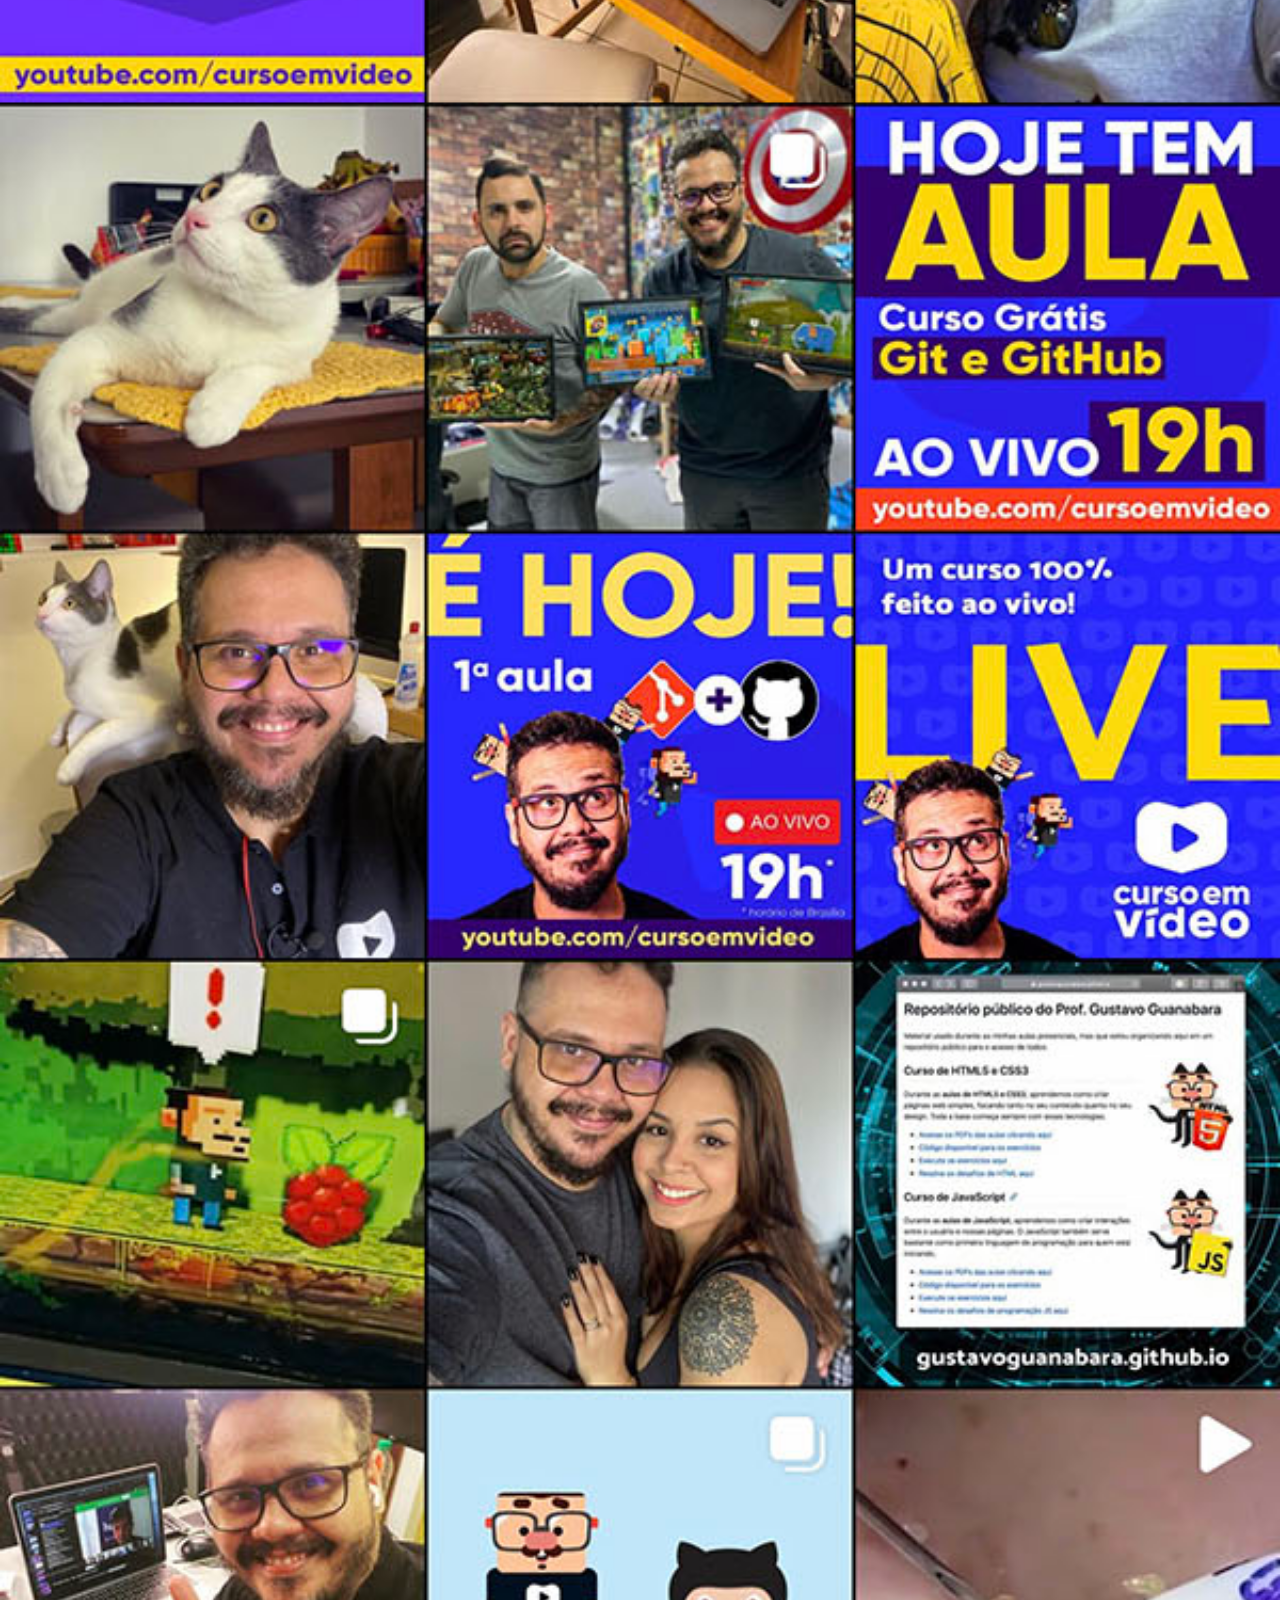
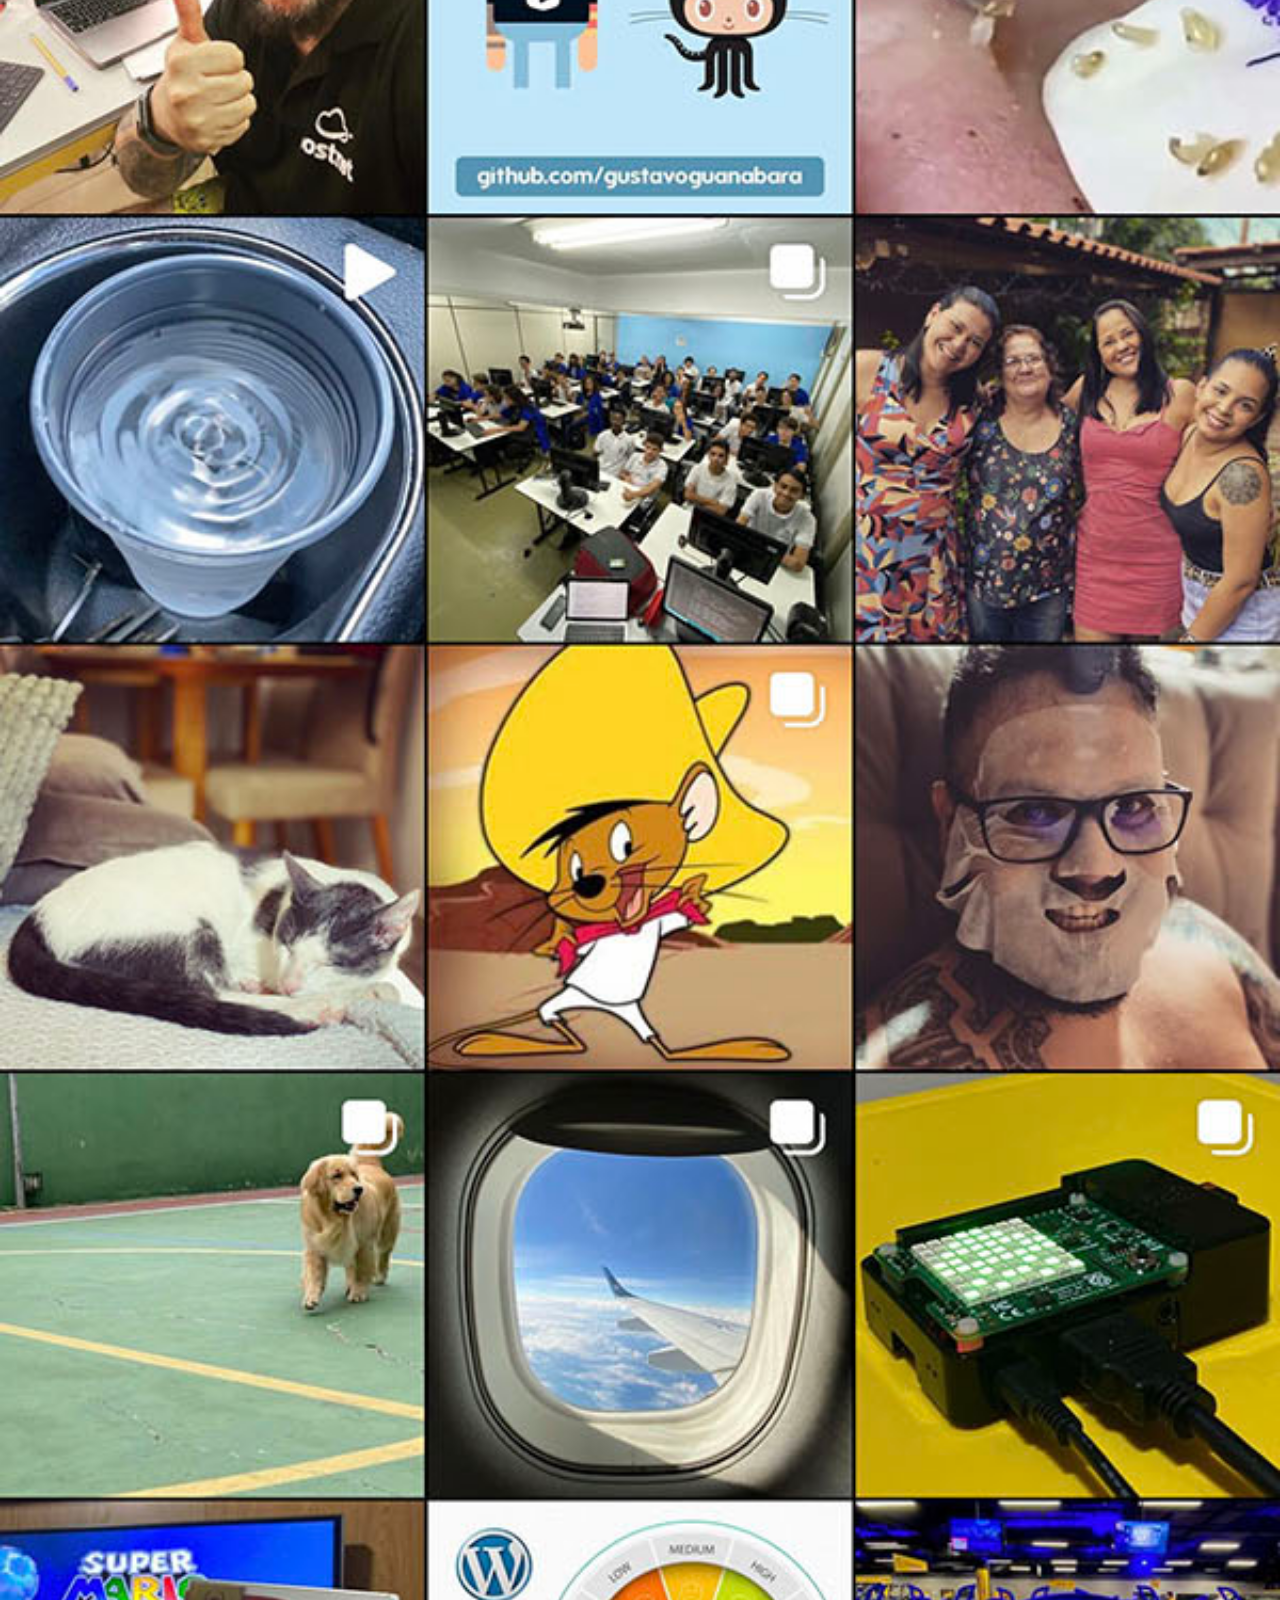
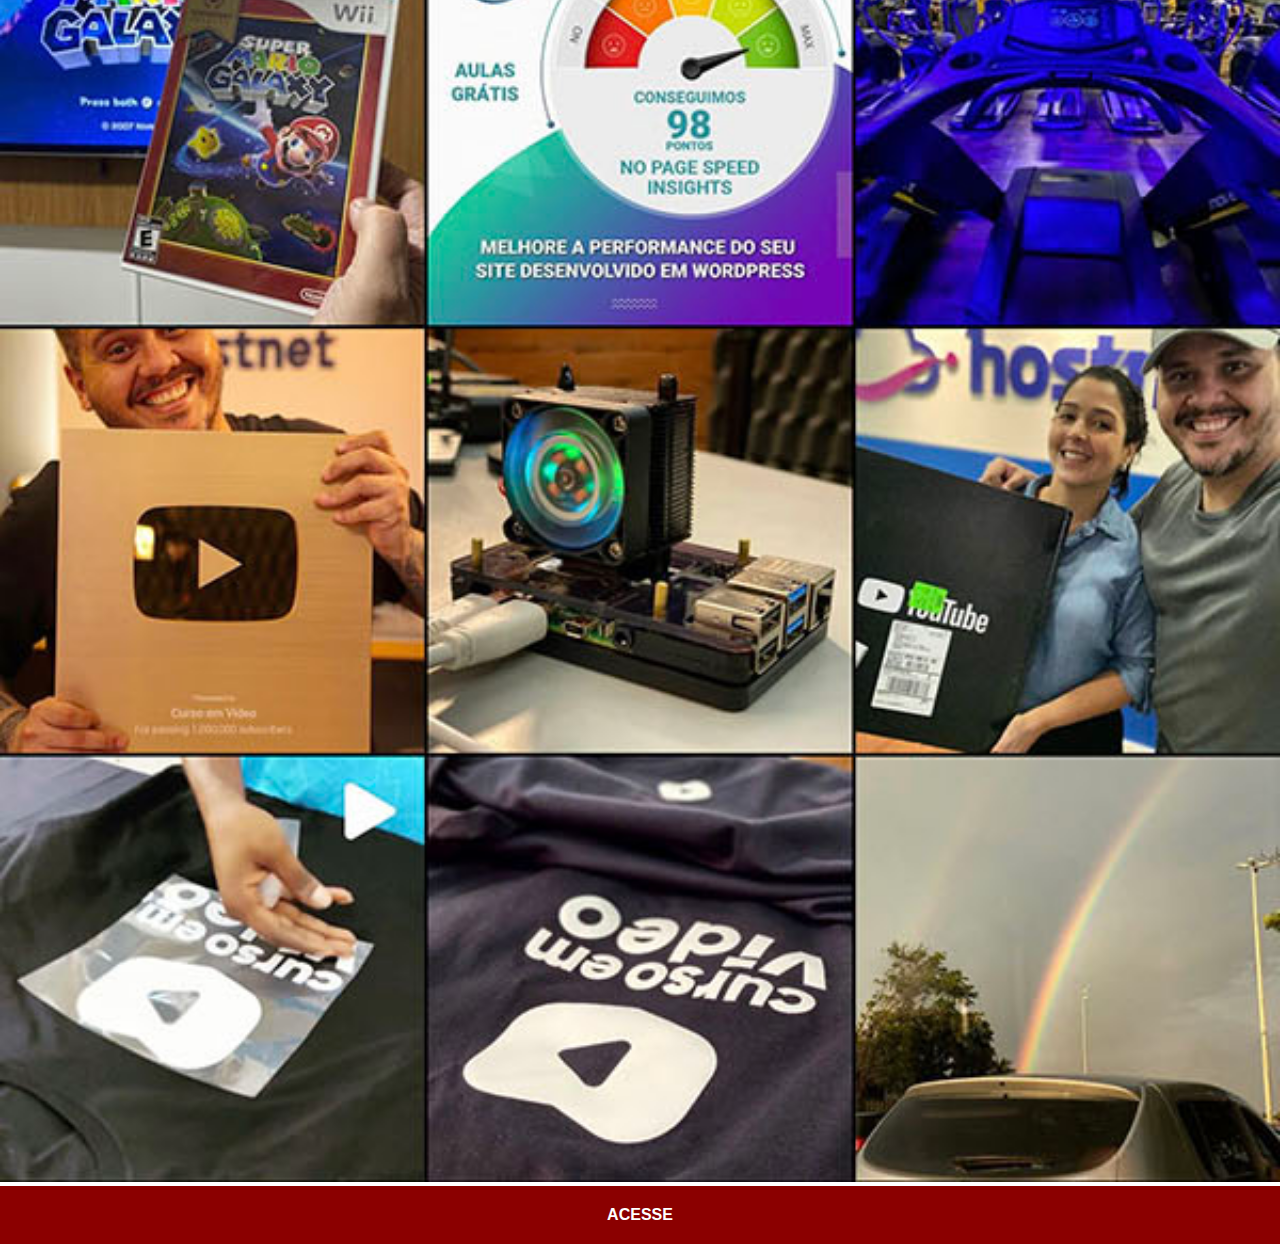
<file: instagram.html>
<!DOCTYPE html>
<html lang="pt-br">
<head>
    <meta charset="UTF-8">
    <meta http-equiv="X-UA-Compatible" content="IE=edge">
    <meta name="viewport" content="width=device-width, initial-scale=1.0">
    <title>Instagram</title>
    <link rel="stylesheet" href="estilos/social.css">
</head>
<body>
    <img src="imagens/tela-instagram.jpg" alt="Instagram">
    <a href="https://www.instagram.com/" target="_blank">ACESSE</a>
</body>
</html>
</file>
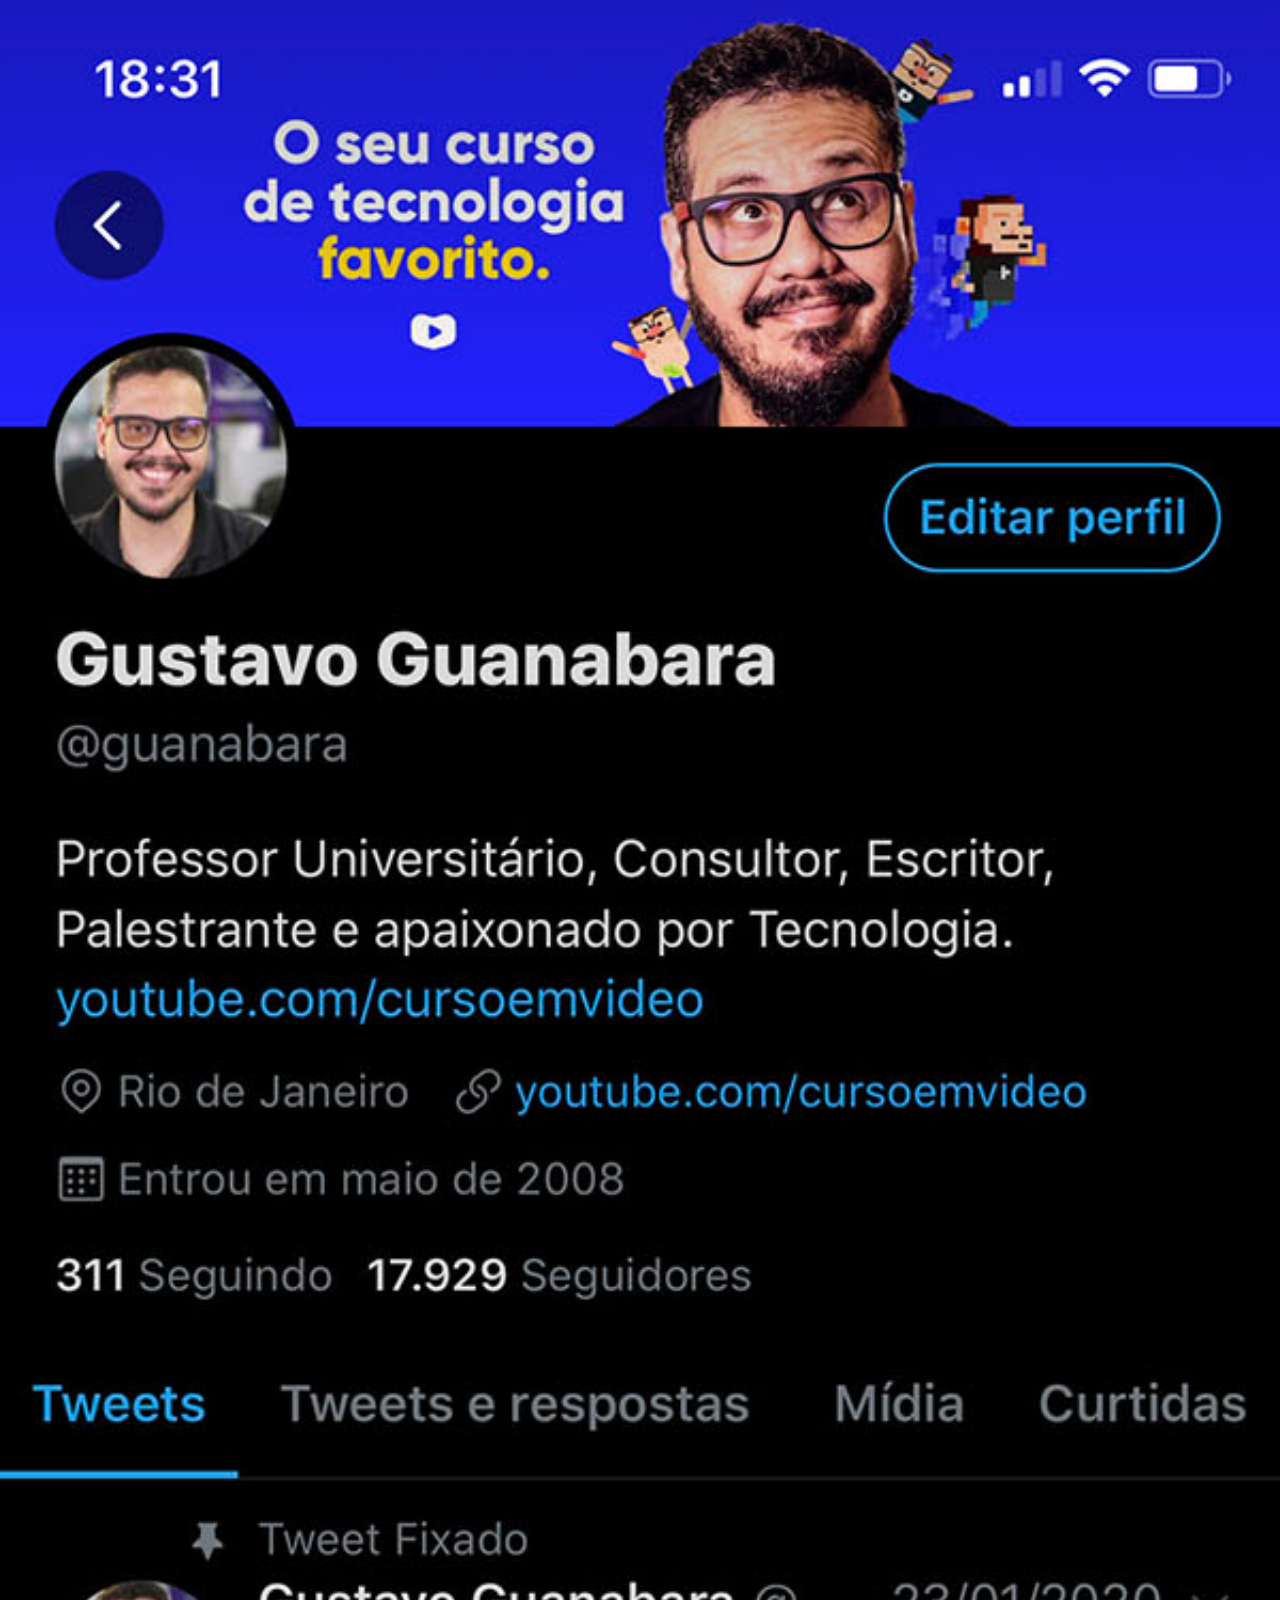
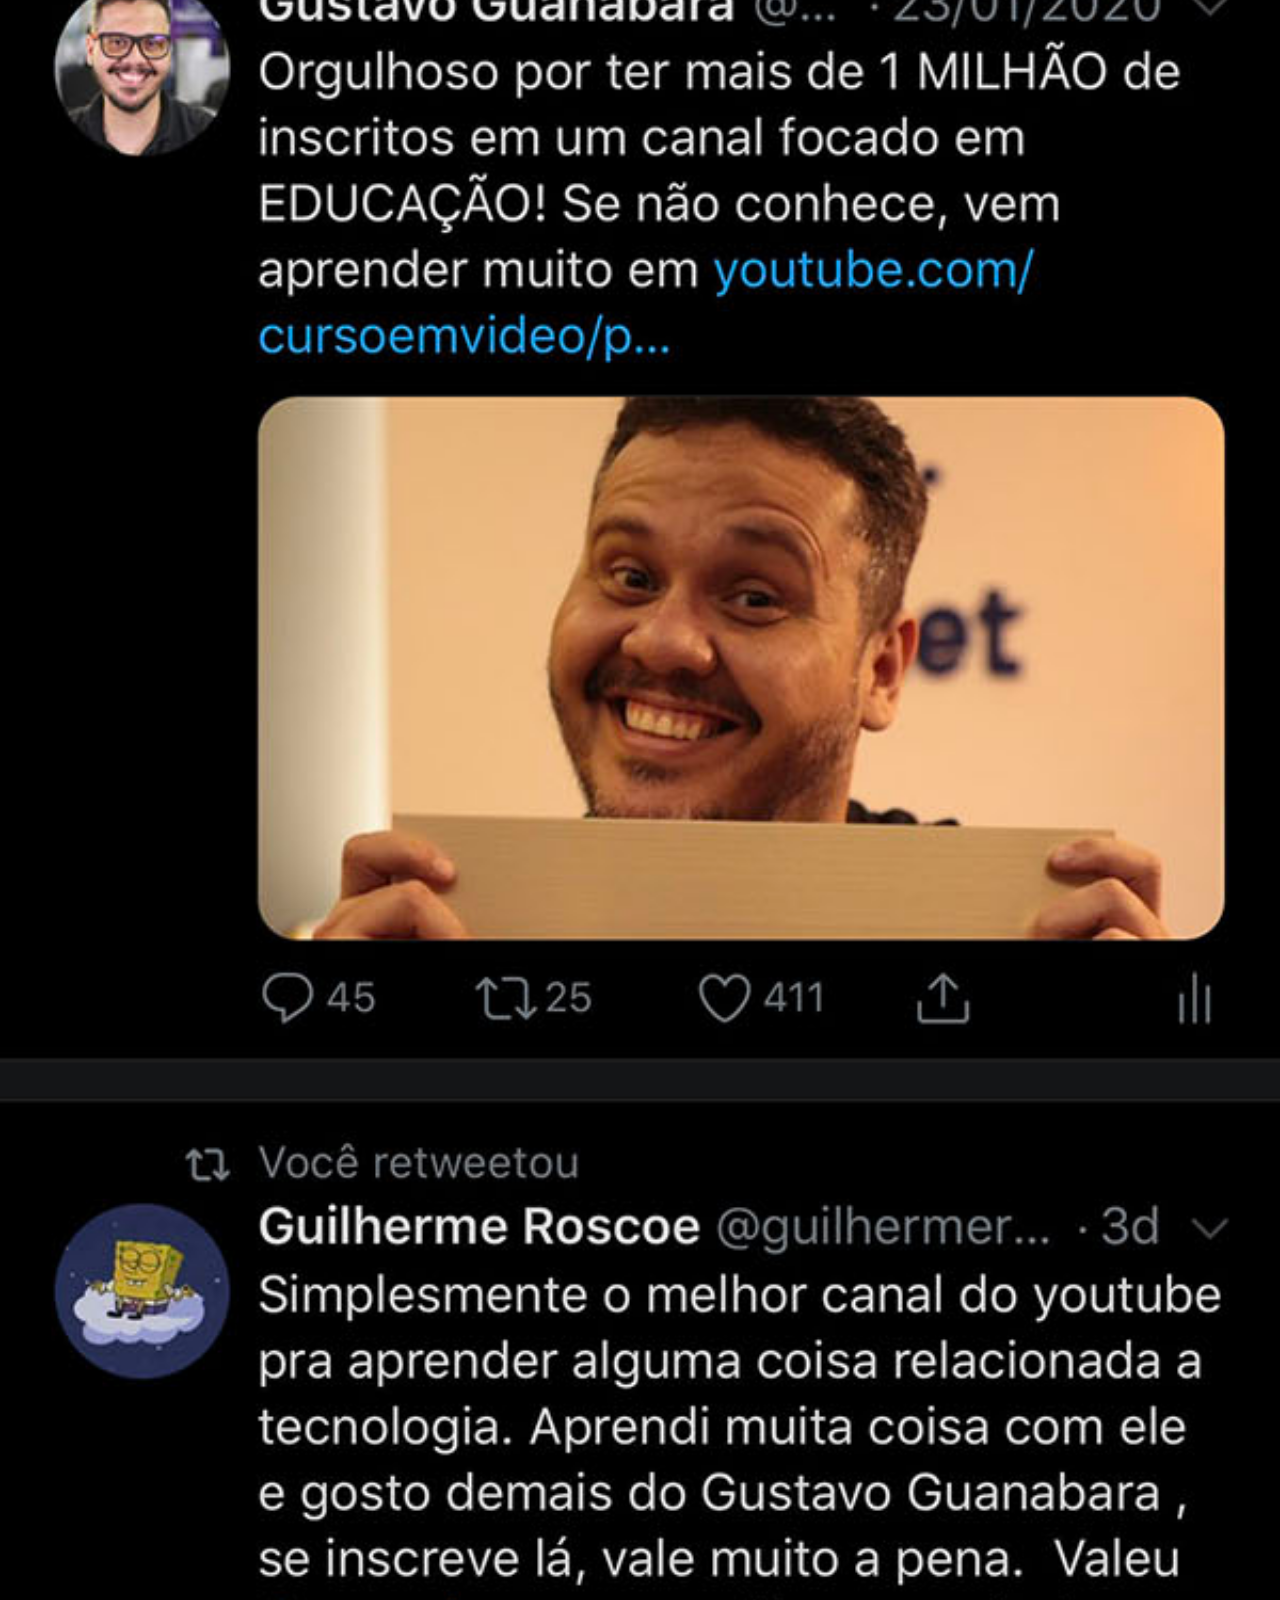
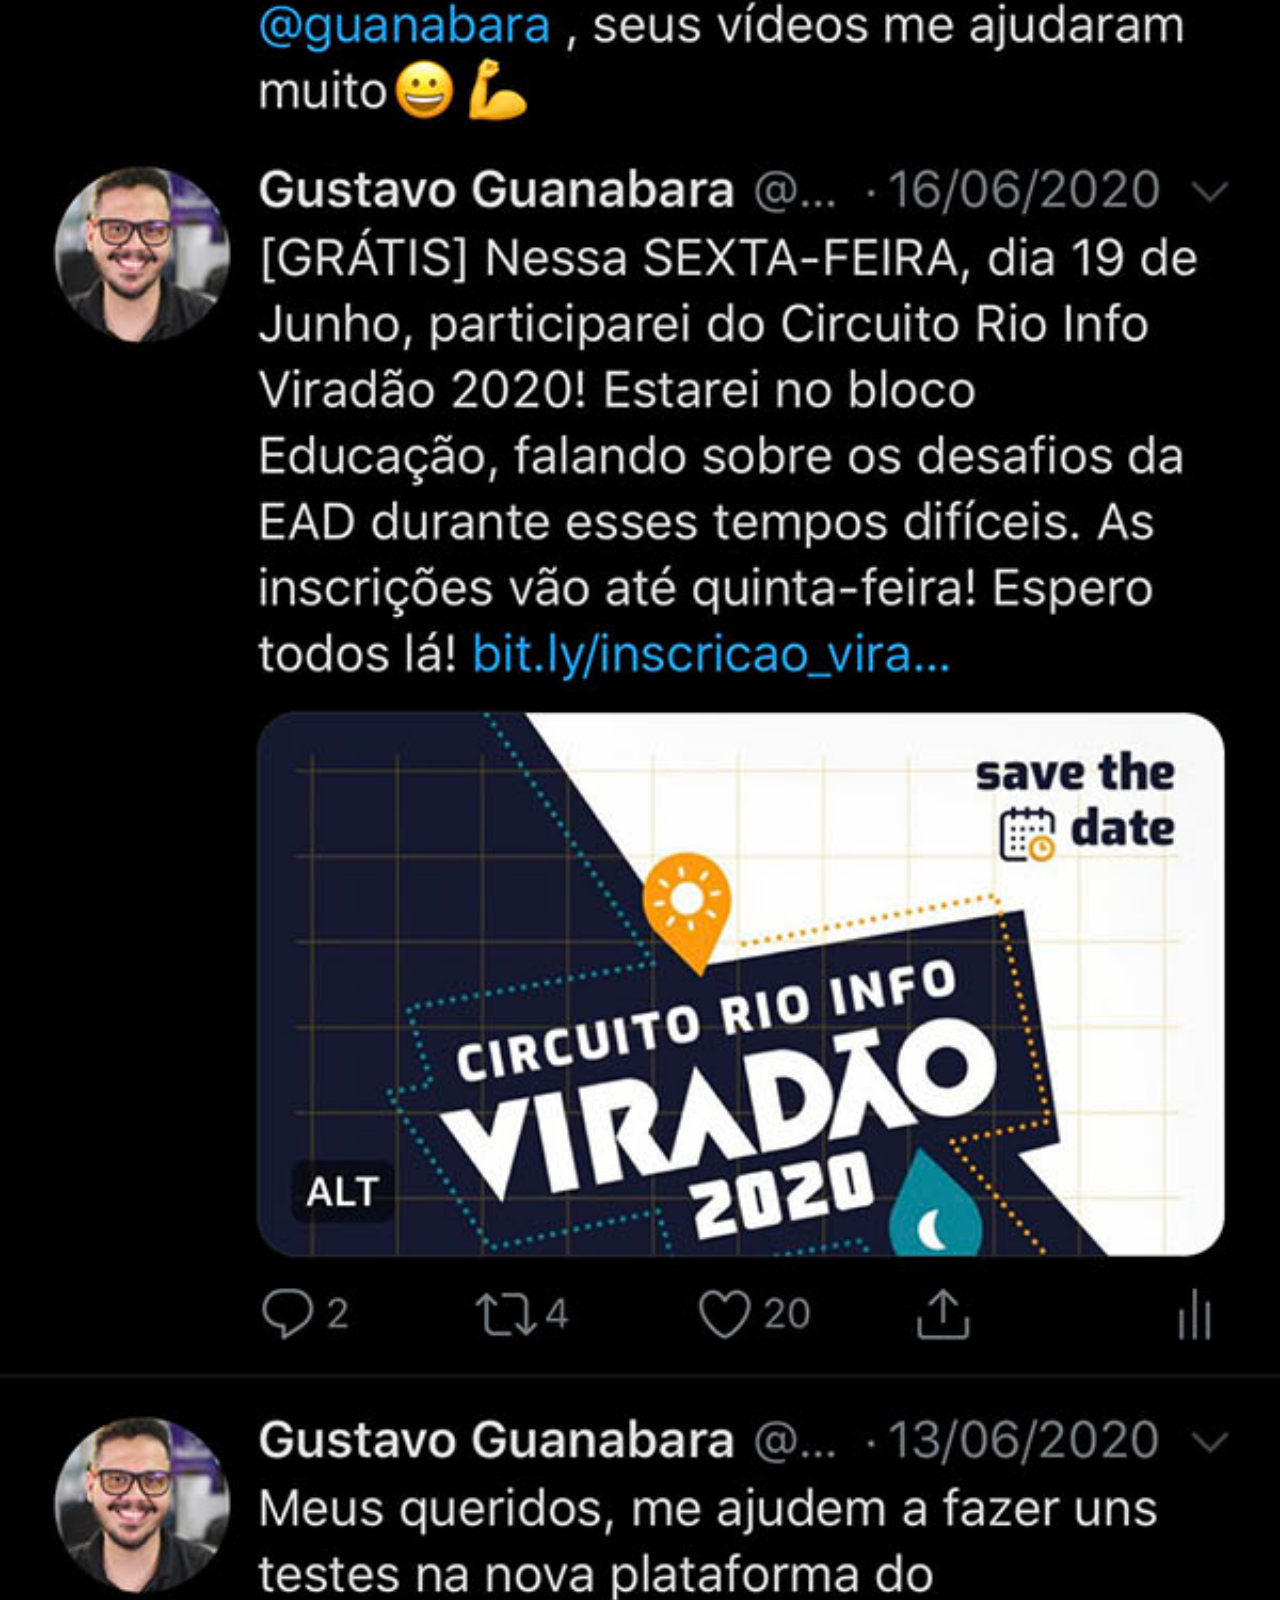
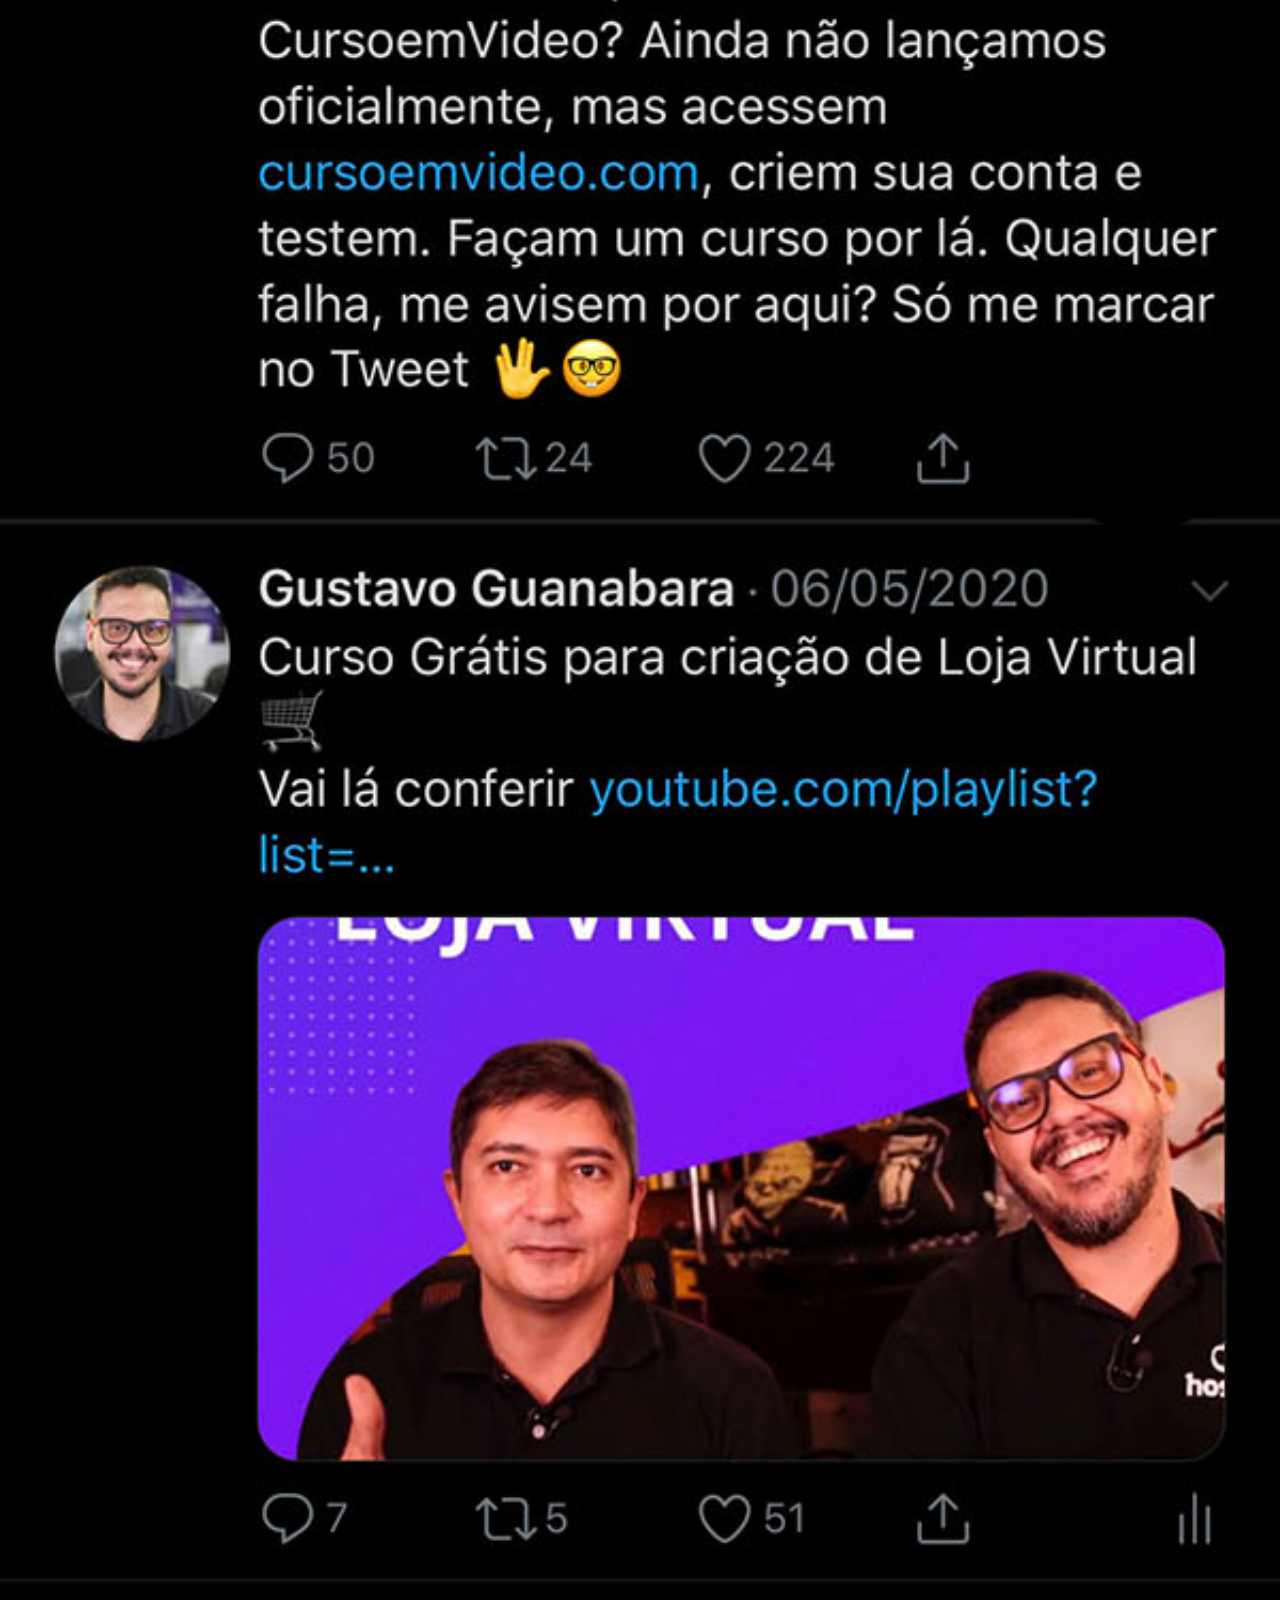
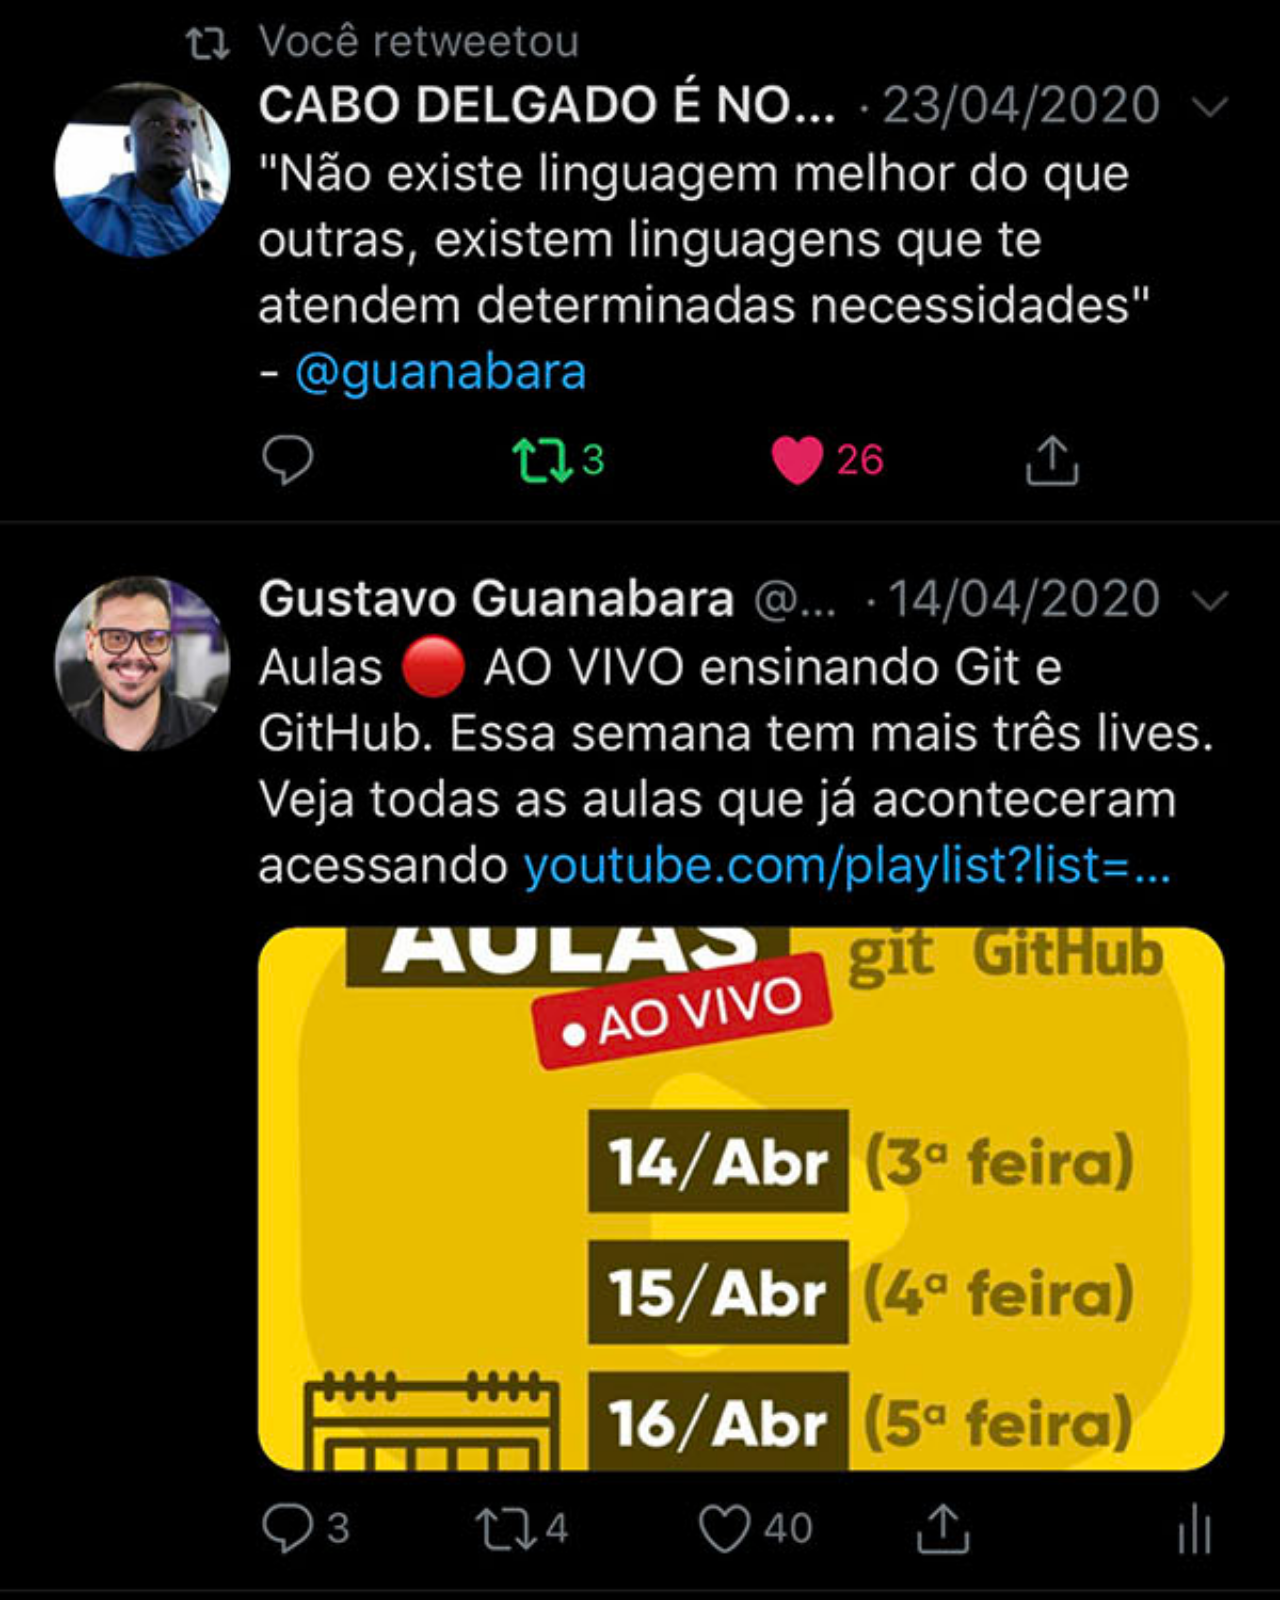
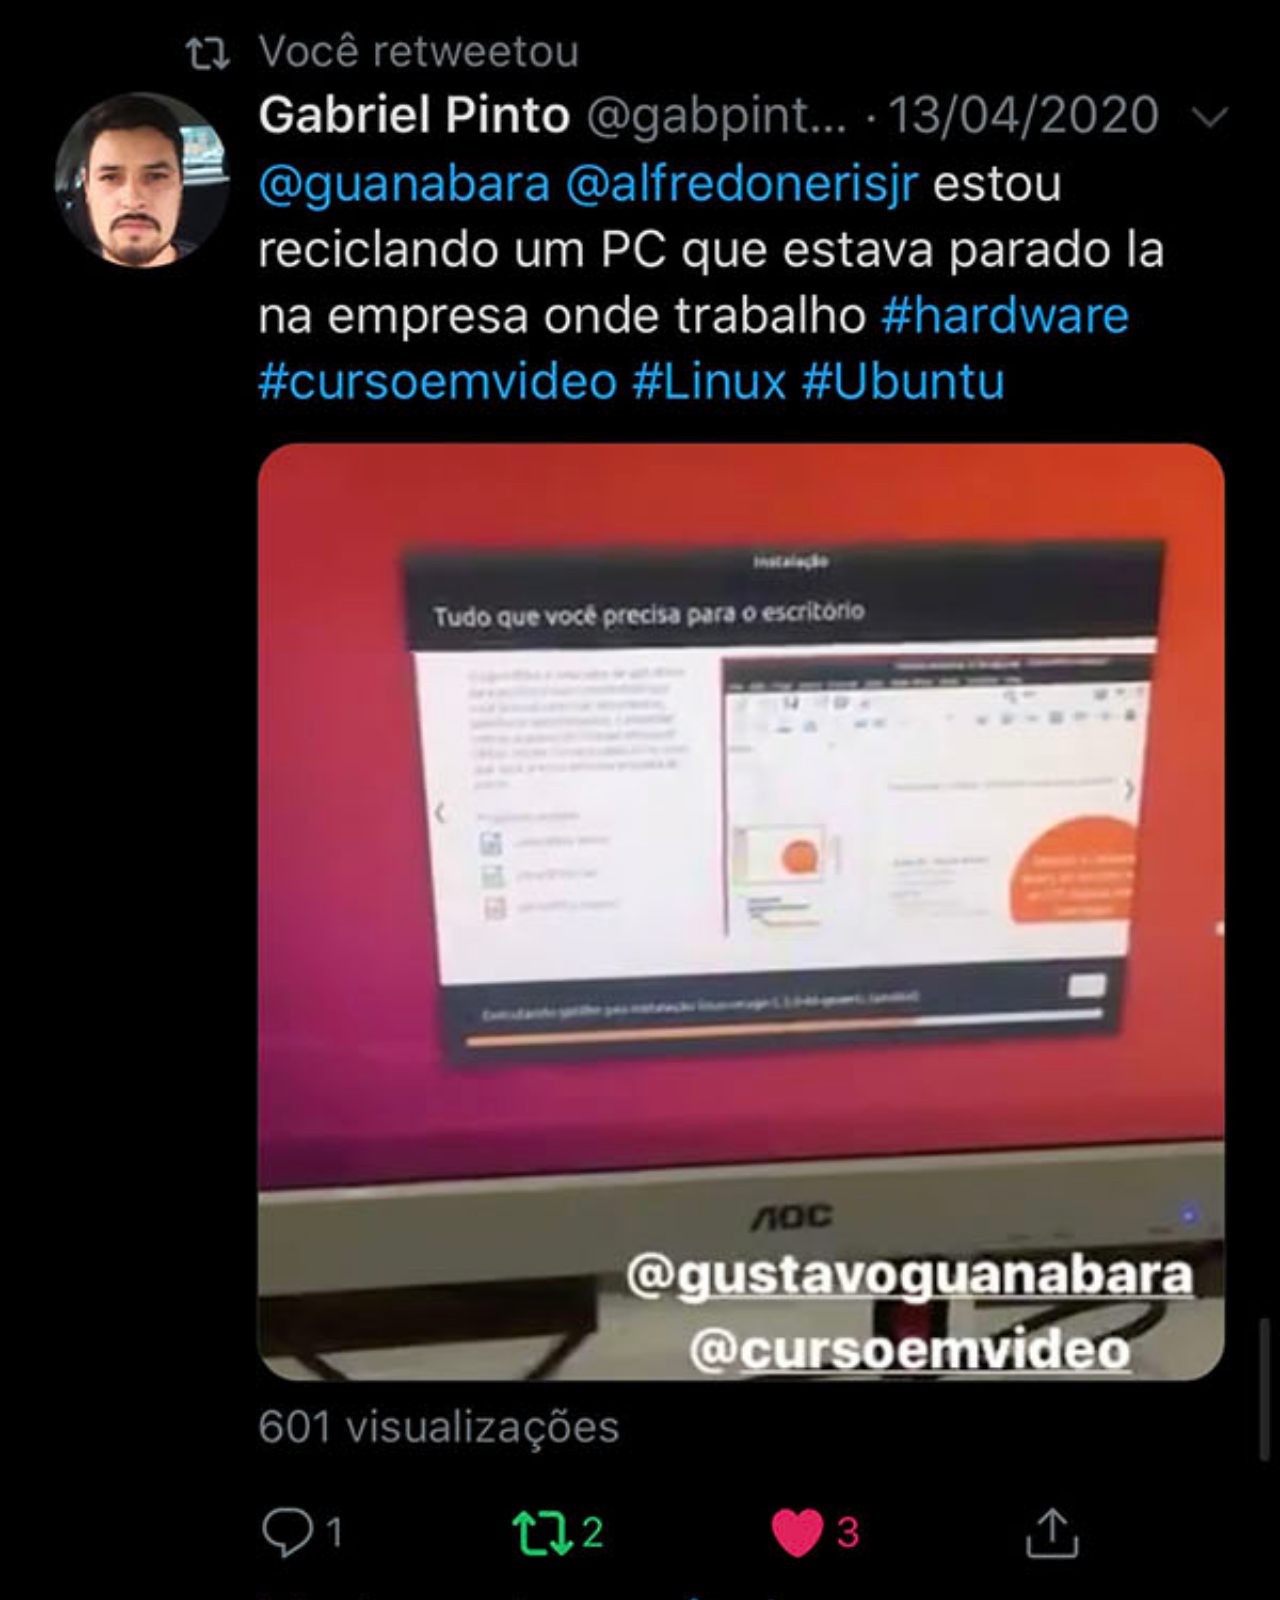
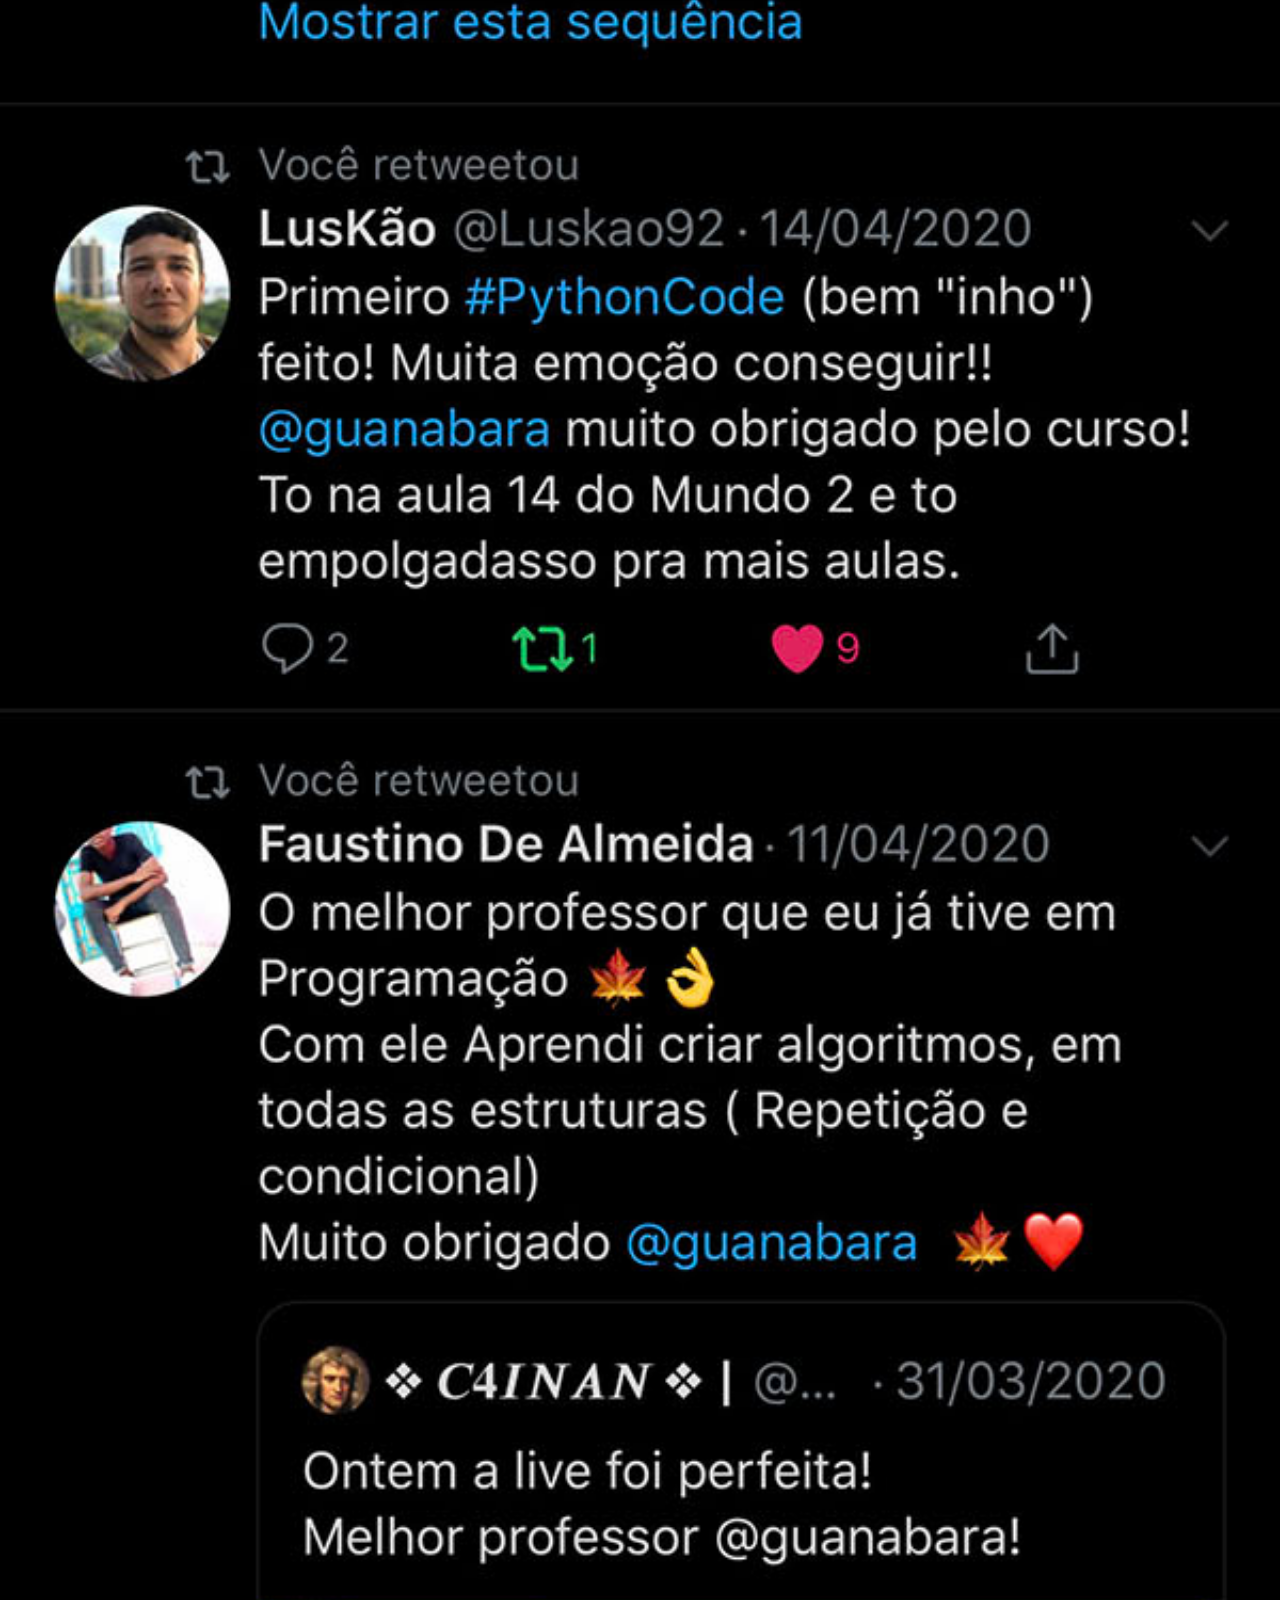
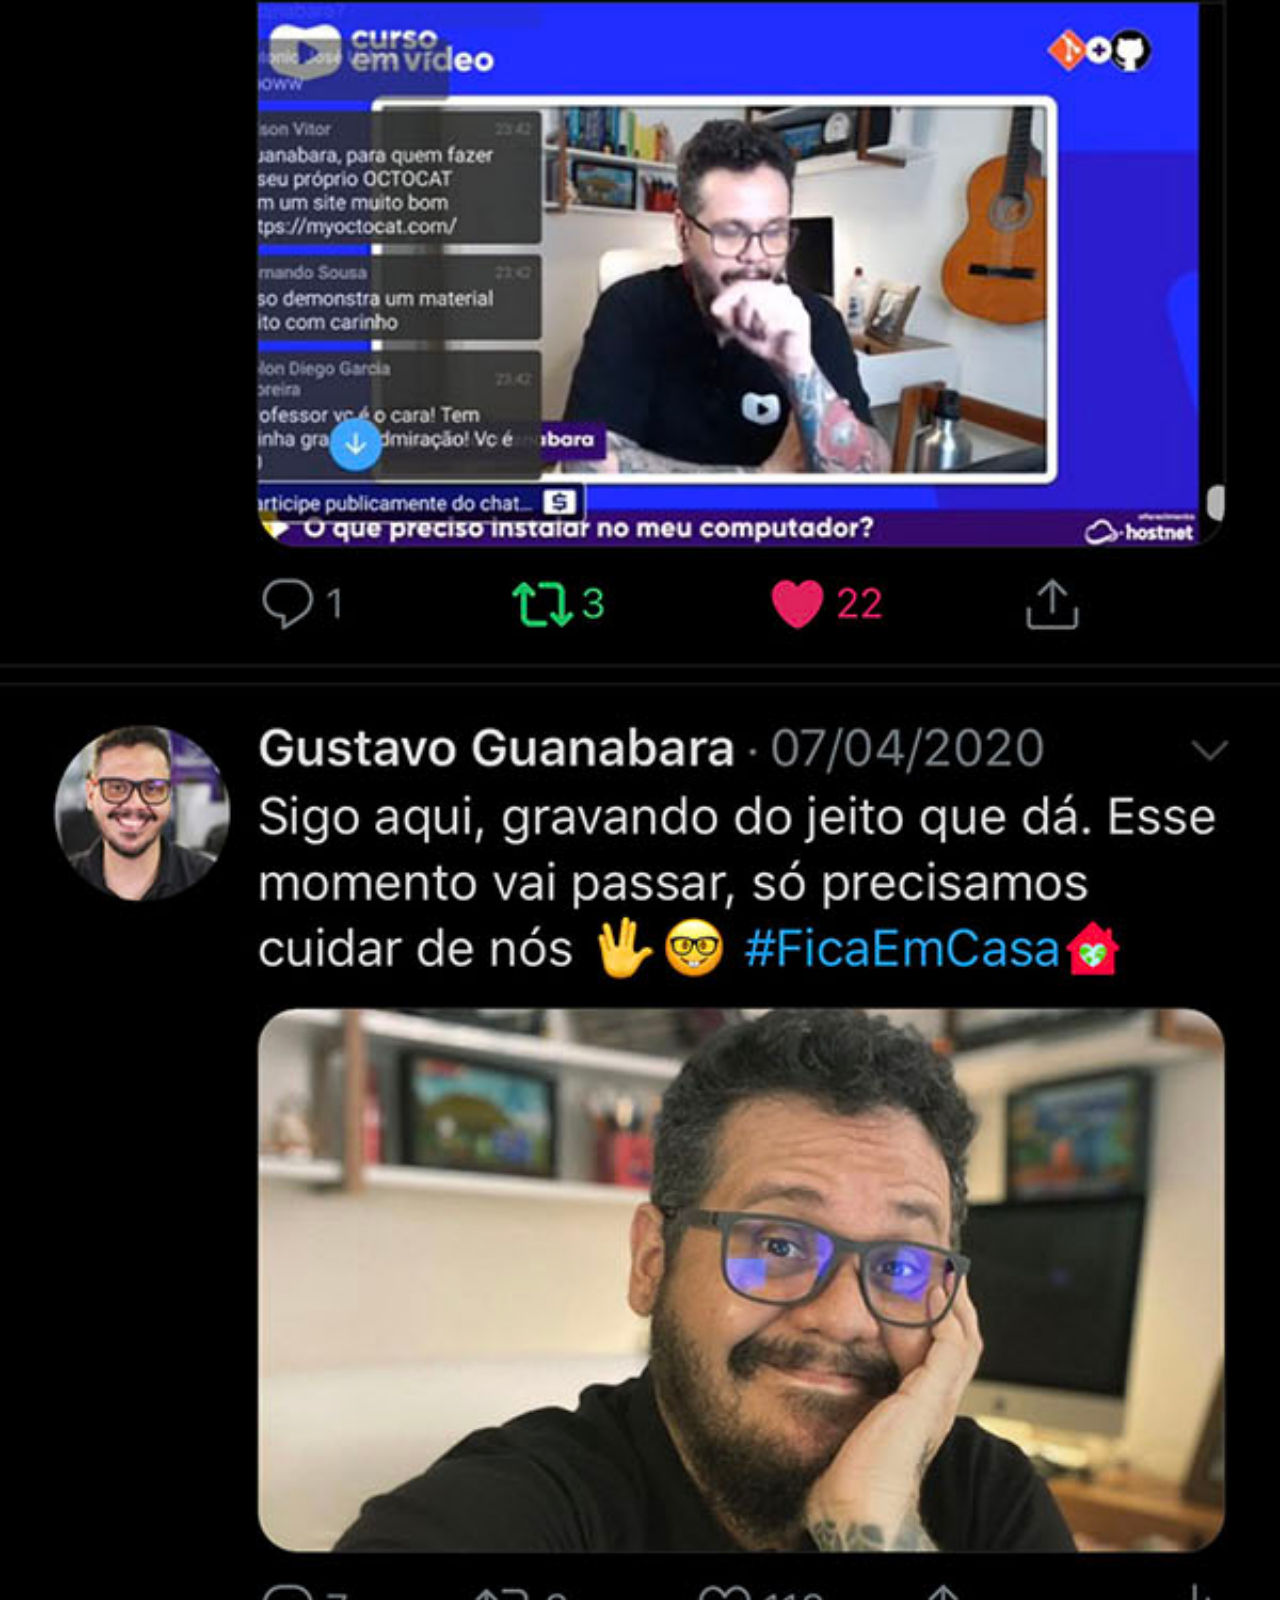
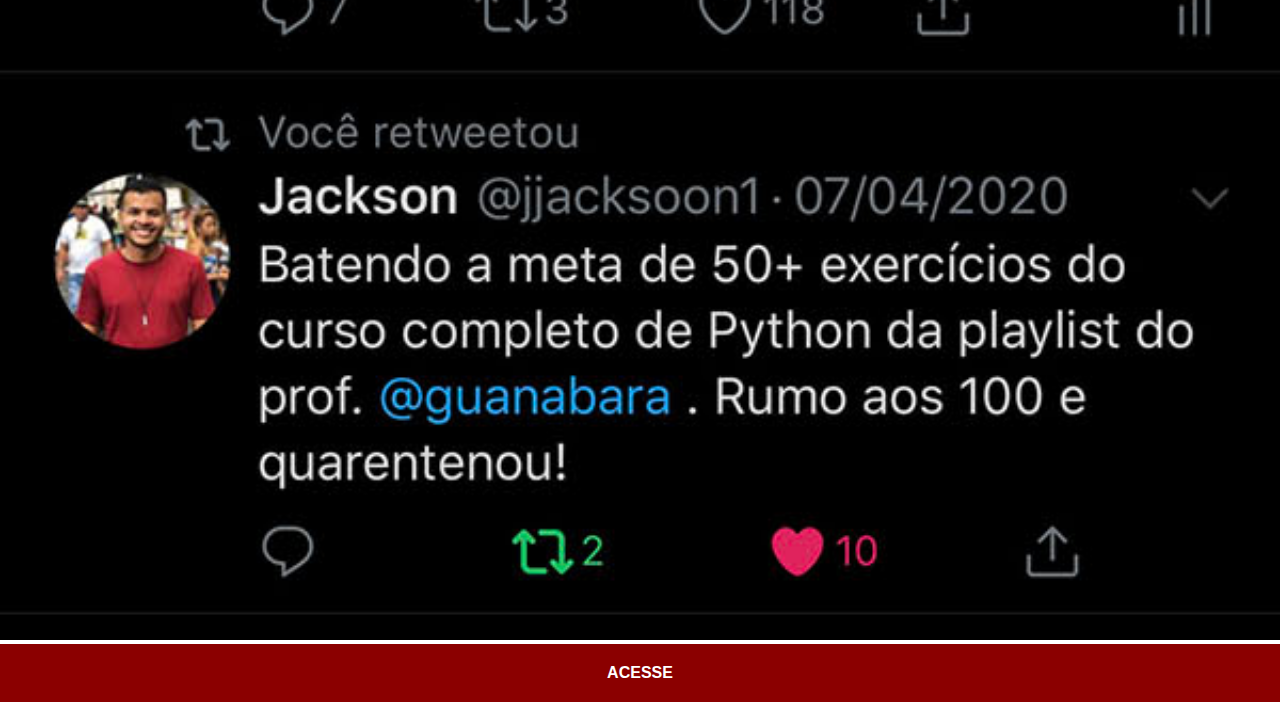
<file: twitter.html>
<!DOCTYPE html>
<html lang="pt-br">
<head>
    <meta charset="UTF-8">
    <meta http-equiv="X-UA-Compatible" content="IE=edge">
    <meta name="viewport" content="width=device-width, initial-scale=1.0">
    <title>Twitter</title>
    <link rel="stylesheet" href="estilos/social.css">
</head>
<body>
    <img src="imagens/tela-twitter.jpg" alt="Twitter">
    <a href="https://twitter.com/" target="_blank">ACESSE</a>
</body>
</html>
</file>
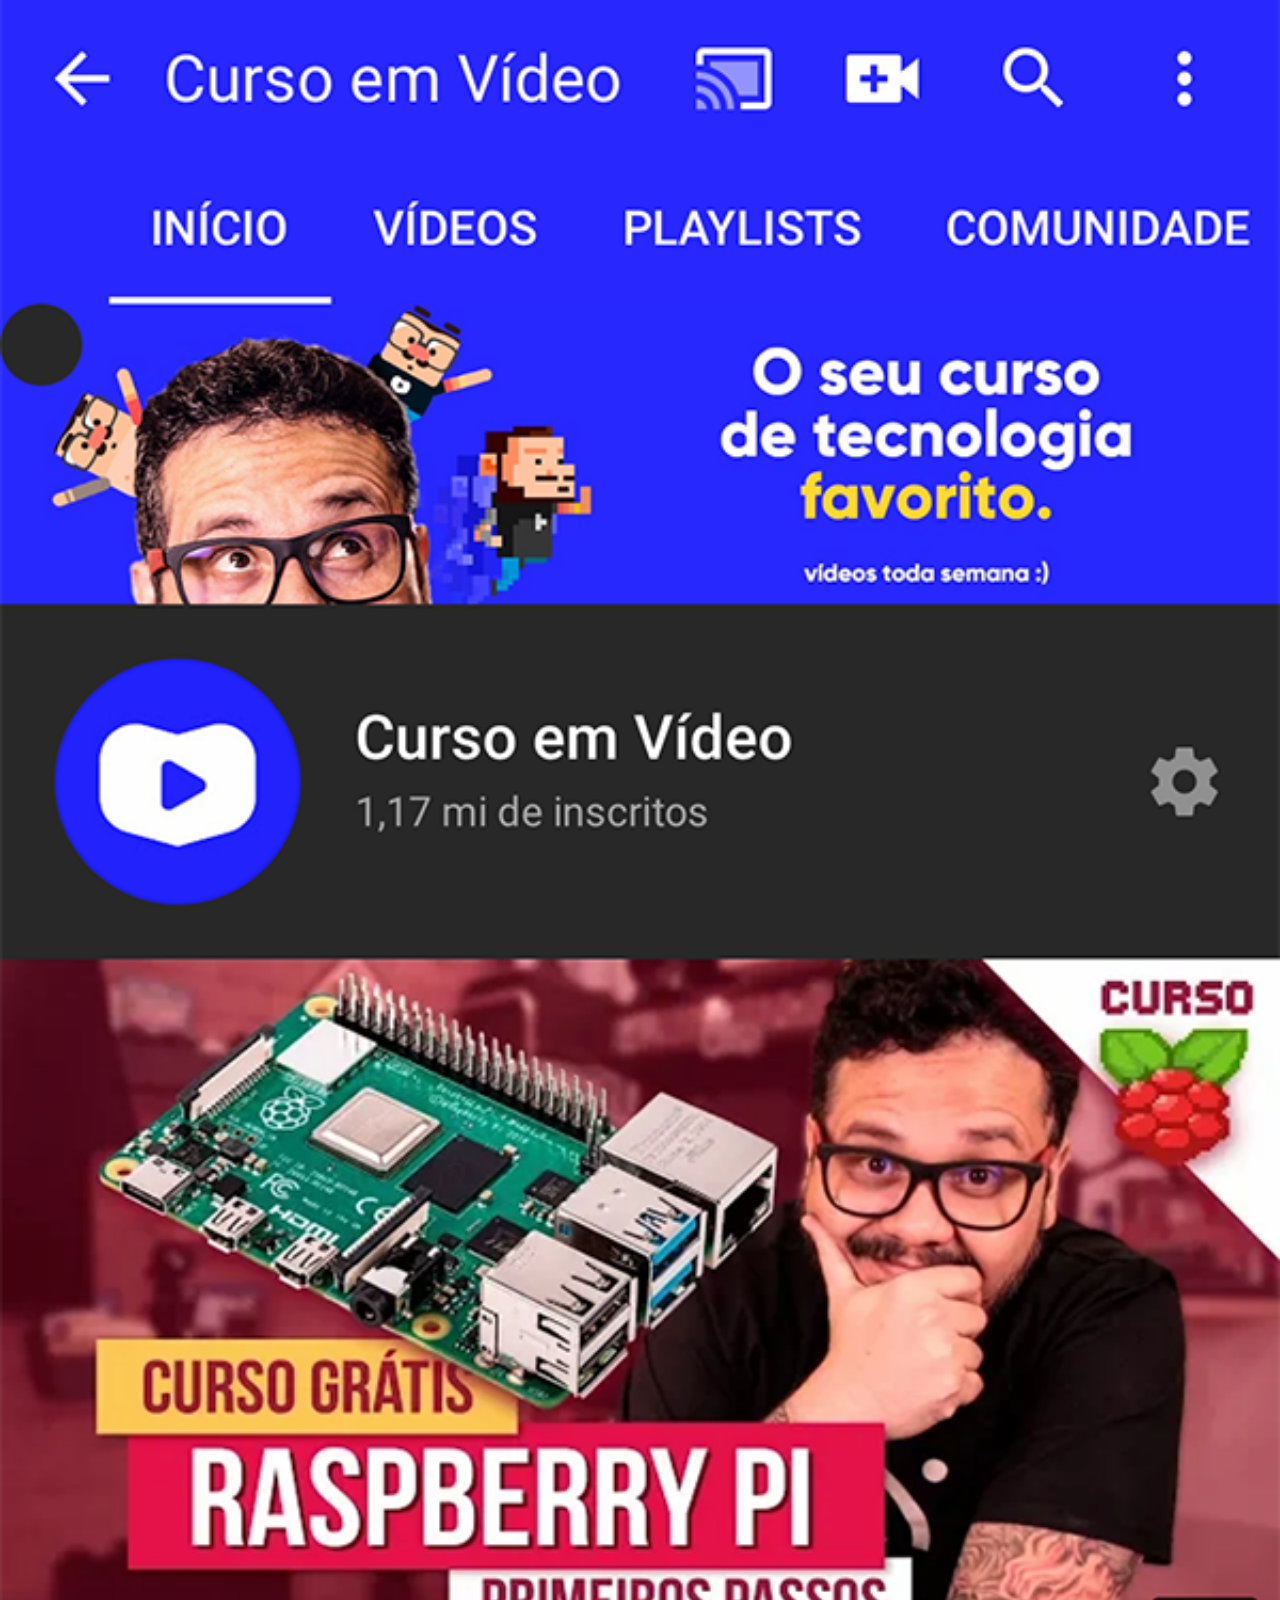
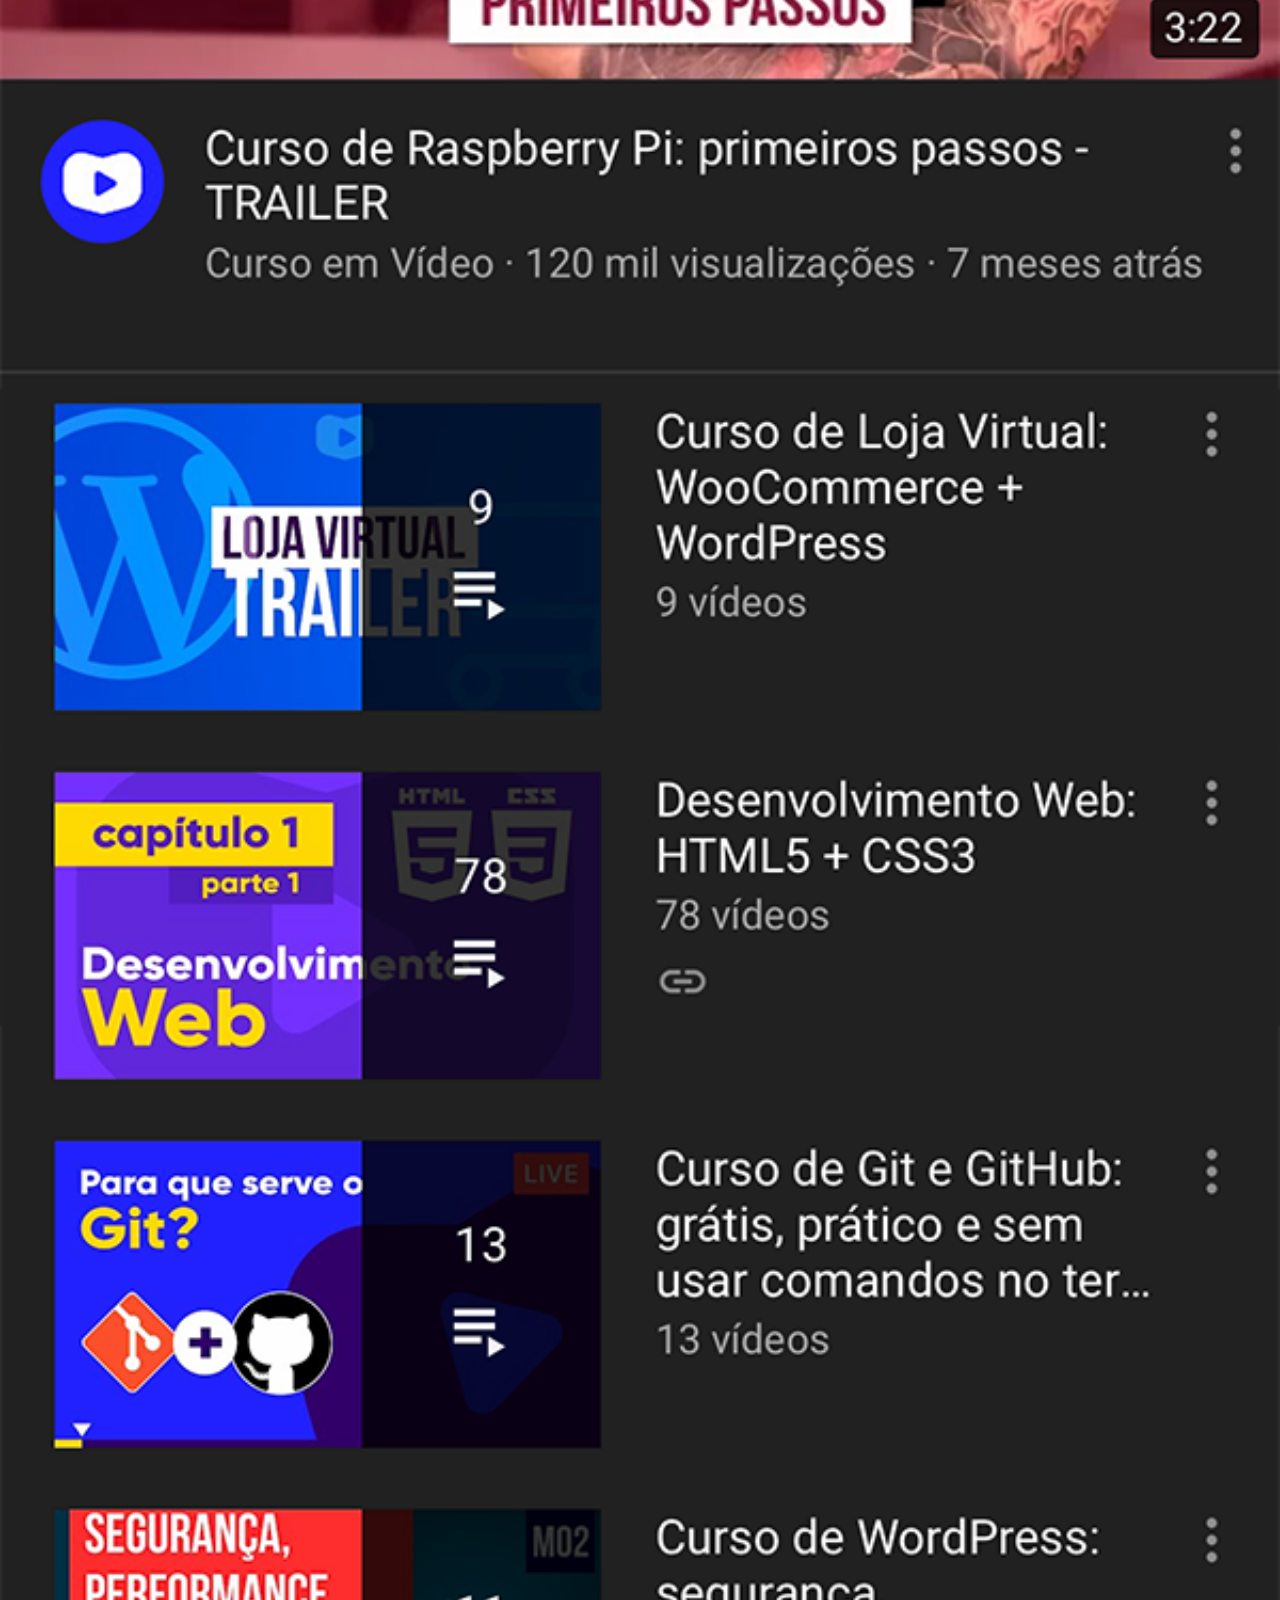
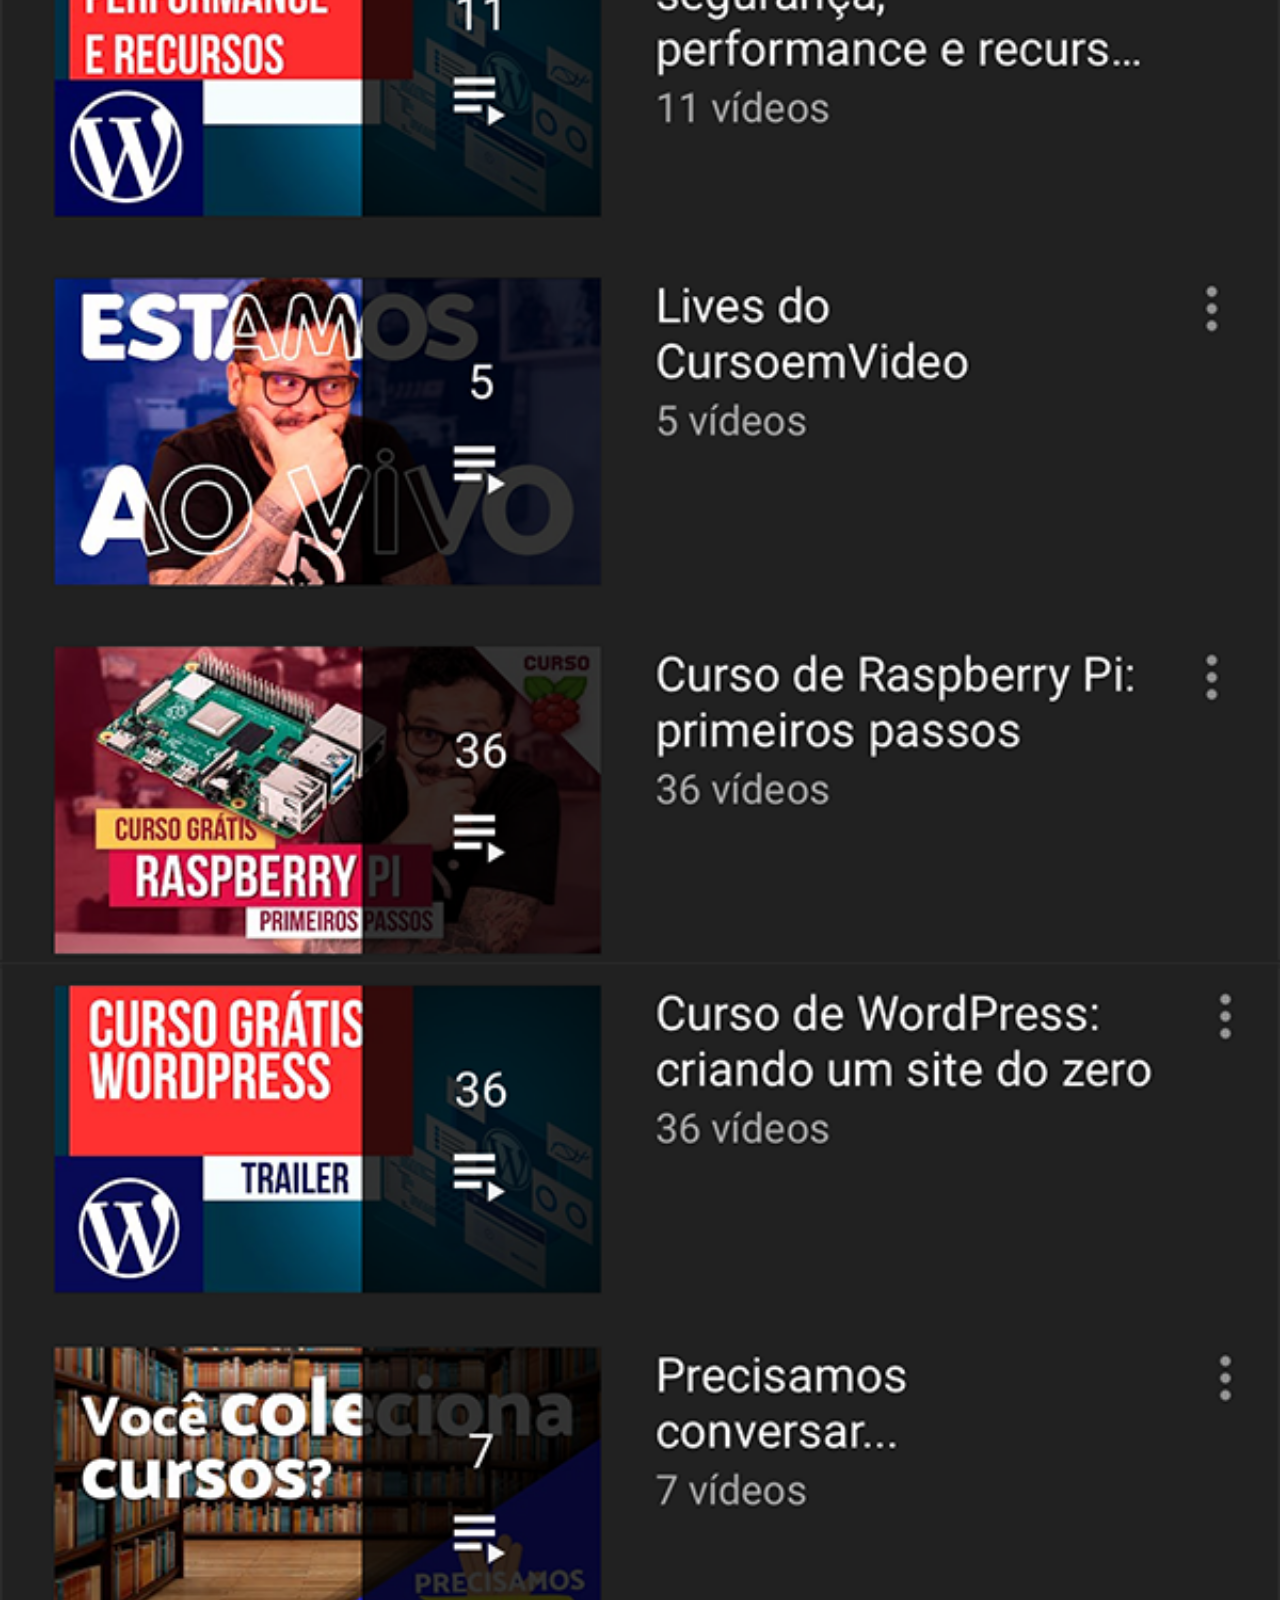
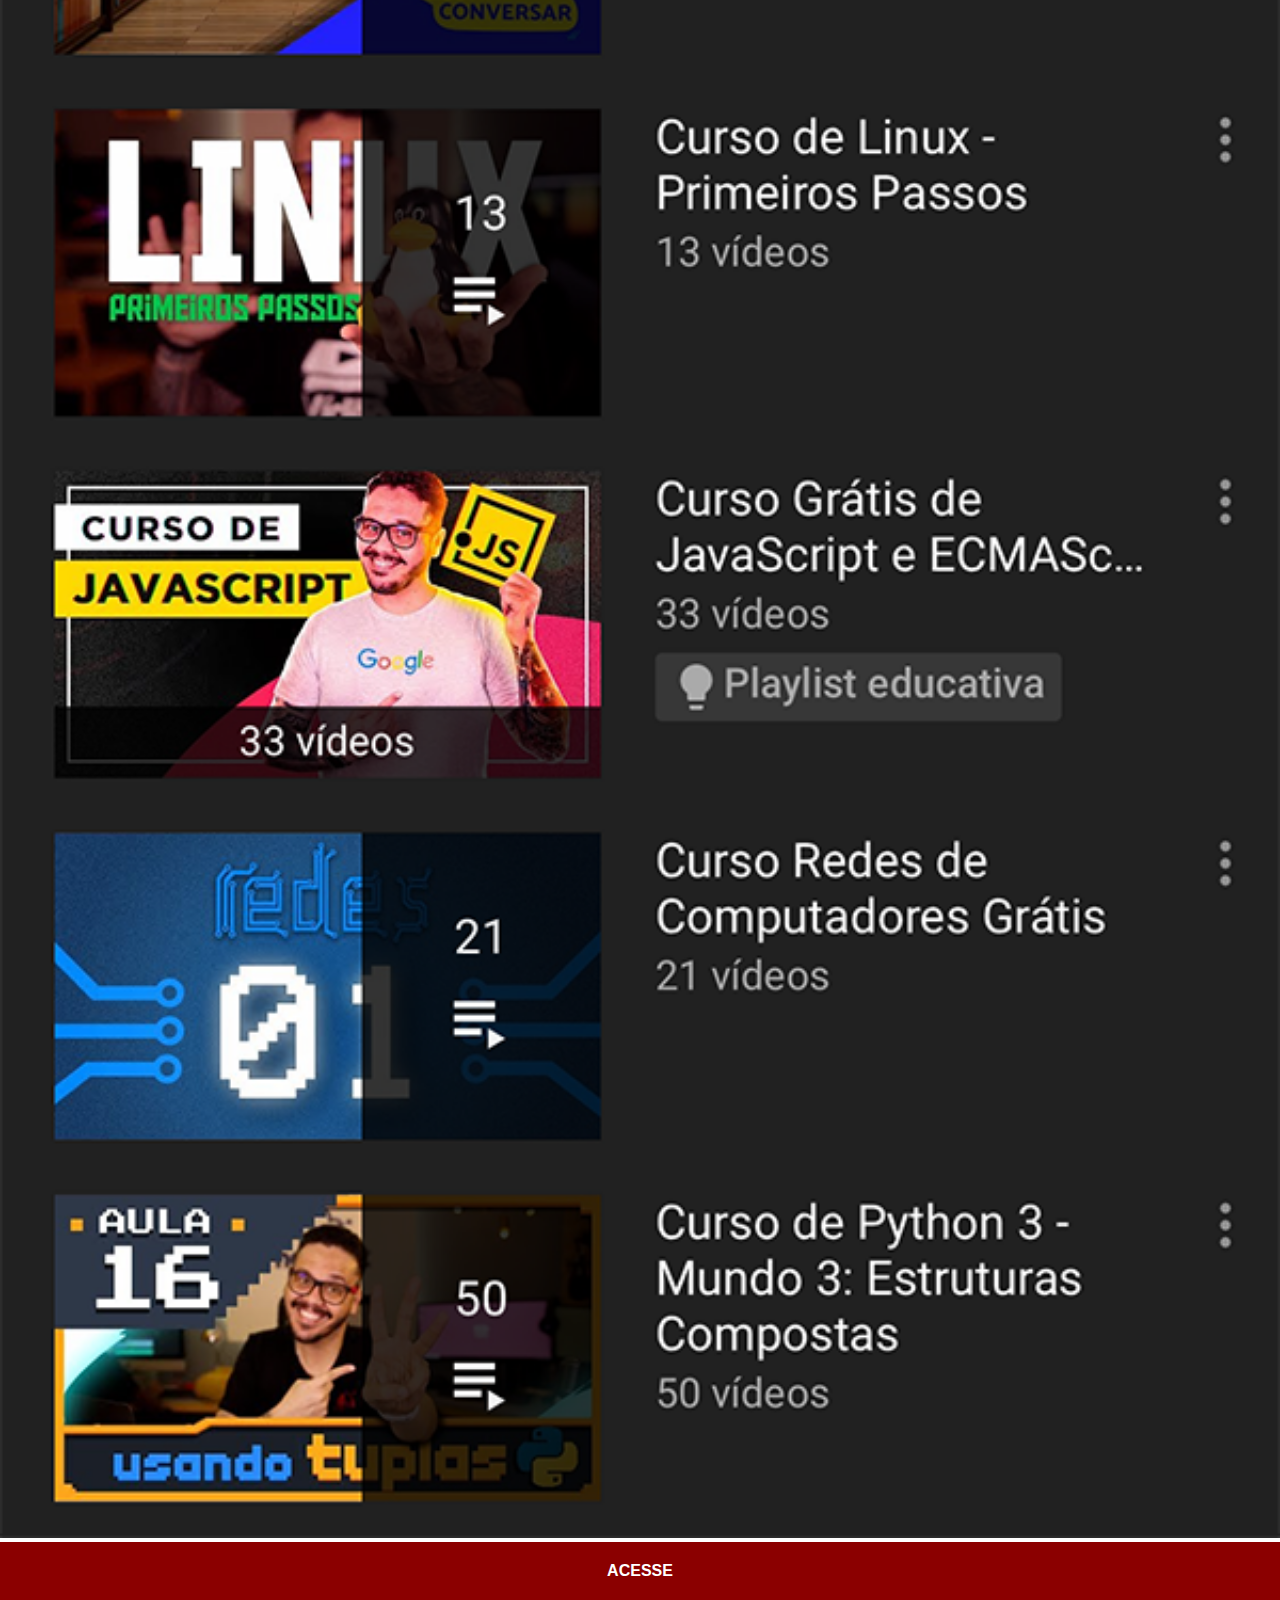
<file: youtube.html>
<!DOCTYPE html>
<html lang="pt-br">
<head>
    <meta charset="UTF-8">
    <meta http-equiv="X-UA-Compatible" content="IE=edge">
    <meta name="viewport" content="width=device-width, initial-scale=1.0">
    <title>Youtube</title>
    <link rel="stylesheet" href="estilos/social.css">
</head>
<body>
    <img src="imagens/tela-youtube.png" alt="Youtube">
    <a href="https://www.youtube.com/" target="_blank">ACESSE</a>
</body>
</html>
</file>
<file: estilos/style.css>
@charset "UTF-8";

* {
    margin: 0px;
    padding: 0px;
    font-family: Arial, Helvetica, sans-serif;
}

html, body {
    height: 100vh;
    width: 100vw;
}

main {
    position: relative;
    height: 100vh;
}

body {
    background: url(../imagens/fundo-madeira.jpg) no-repeat top center fixed;
    background-size: cover;
}

section#smartphone {
    position: absolute;
    top: 50%;
    left: 50%;
    transform: translate(-50%, -50%);
    height: 627px;
    width: 311px;
    background: url(../imagens/frame-iphone.png) no-repeat;
}

iframe#tela {
    position: relative;
    top: 83px;
    left: 25px;
    width: 262px;
    height: 465px;
}

section#socialmedia {
    text-align: right;
}

section#socialmedia img {
    width: 50px;
    margin: 10px;
    border-radius: 50%;
    box-shadow: 2px 2px 5px rgba(0, 0, 0, 0.432);
    box-sizing: border-box;
}

section#socialmedia img:hover {
    border: 2px solid rgba(255, 255, 255, 0.932);
    transform: translate(-3px, -3px);
    box-shadow: 5px 5px 10px black;
    transition: transform 0.2s;
}
</file>
<file: estilos/social.css>
@charset "UTF-8";

* {
    margin: 0px;
    padding: 0px;
    font-family: Arial, Helvetica, sans-serif;
}

::-webkit-scrollbar {
    width: 0px;
    height: 0px;
}

img {
    width: 100vw;
}

a {
    display: block;
    background-color: darkred;
    color: white;
    padding: 20px;
    text-align: center;
    font-weight: bolder;
    text-decoration: none;
}
a:hover {
    color: yellow;
    text-shadow: 1px 1px 1px black;
    background-color: red;
}
</file>
